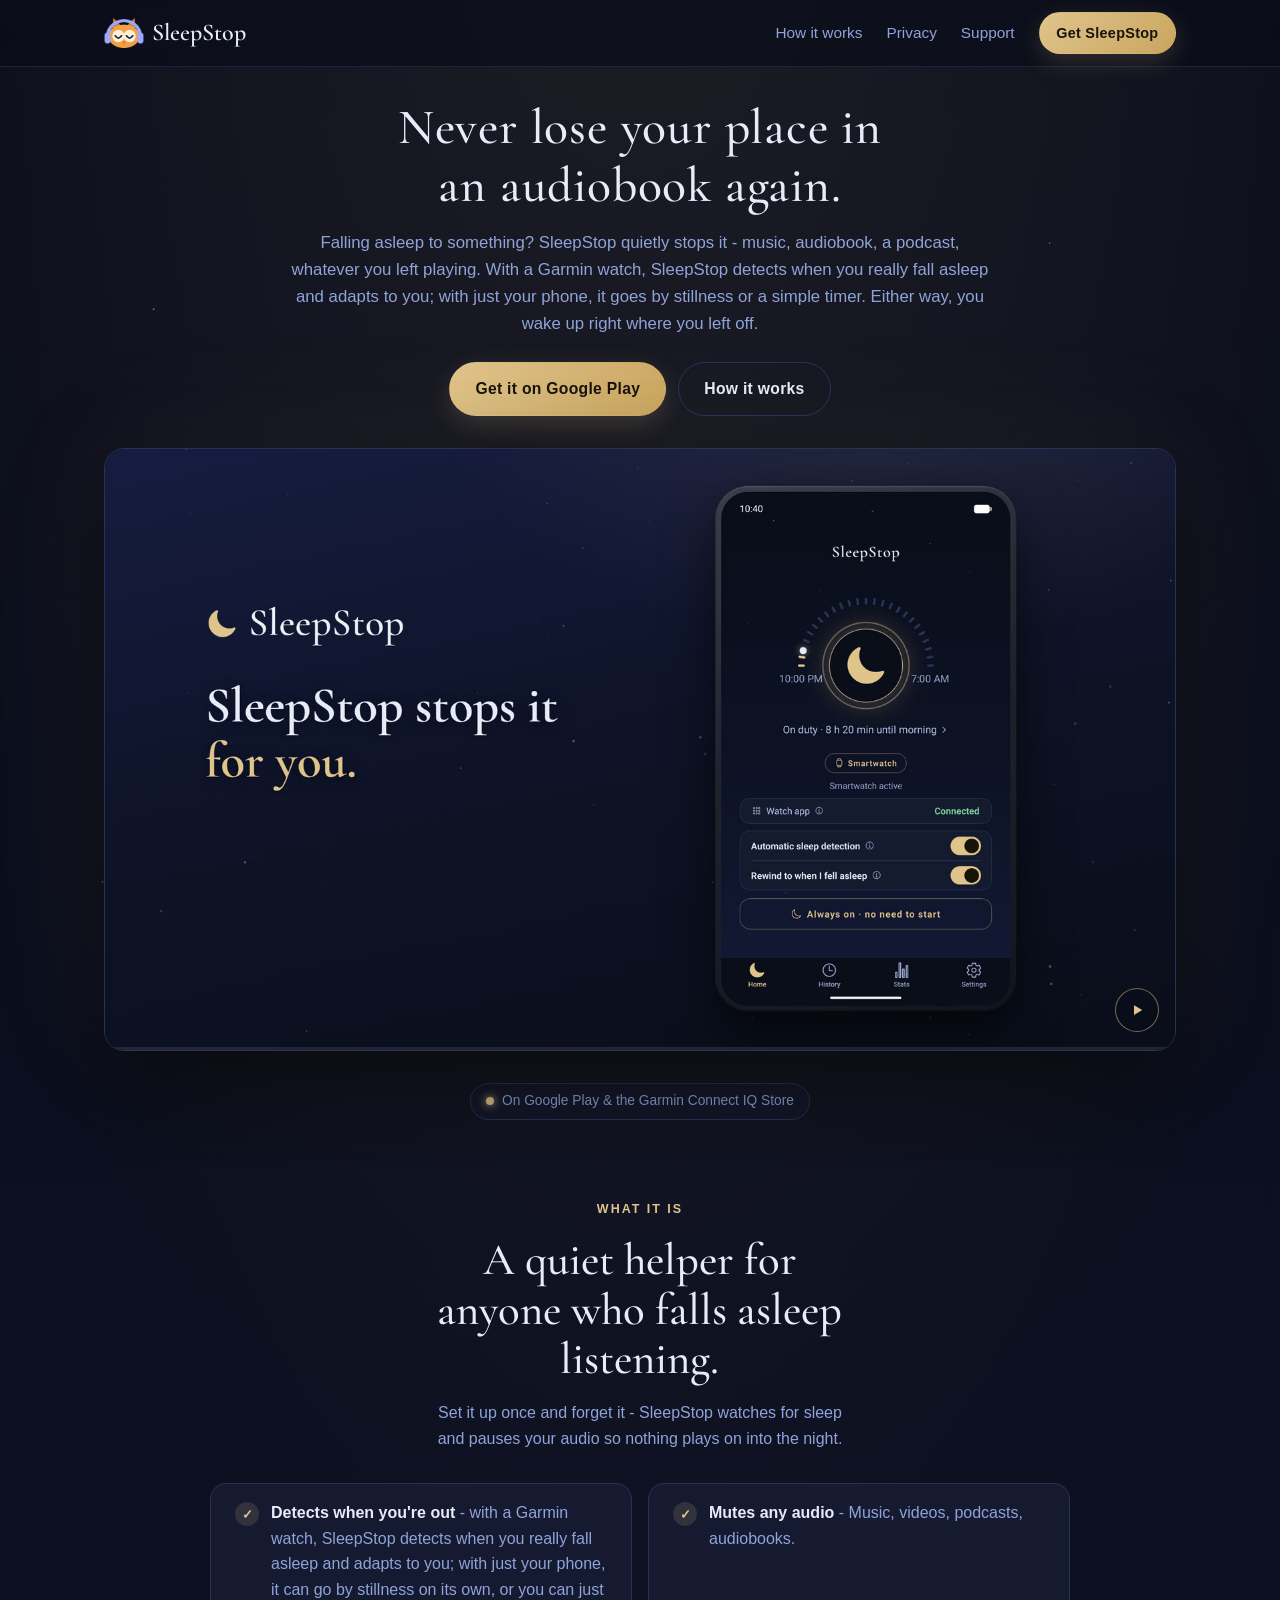
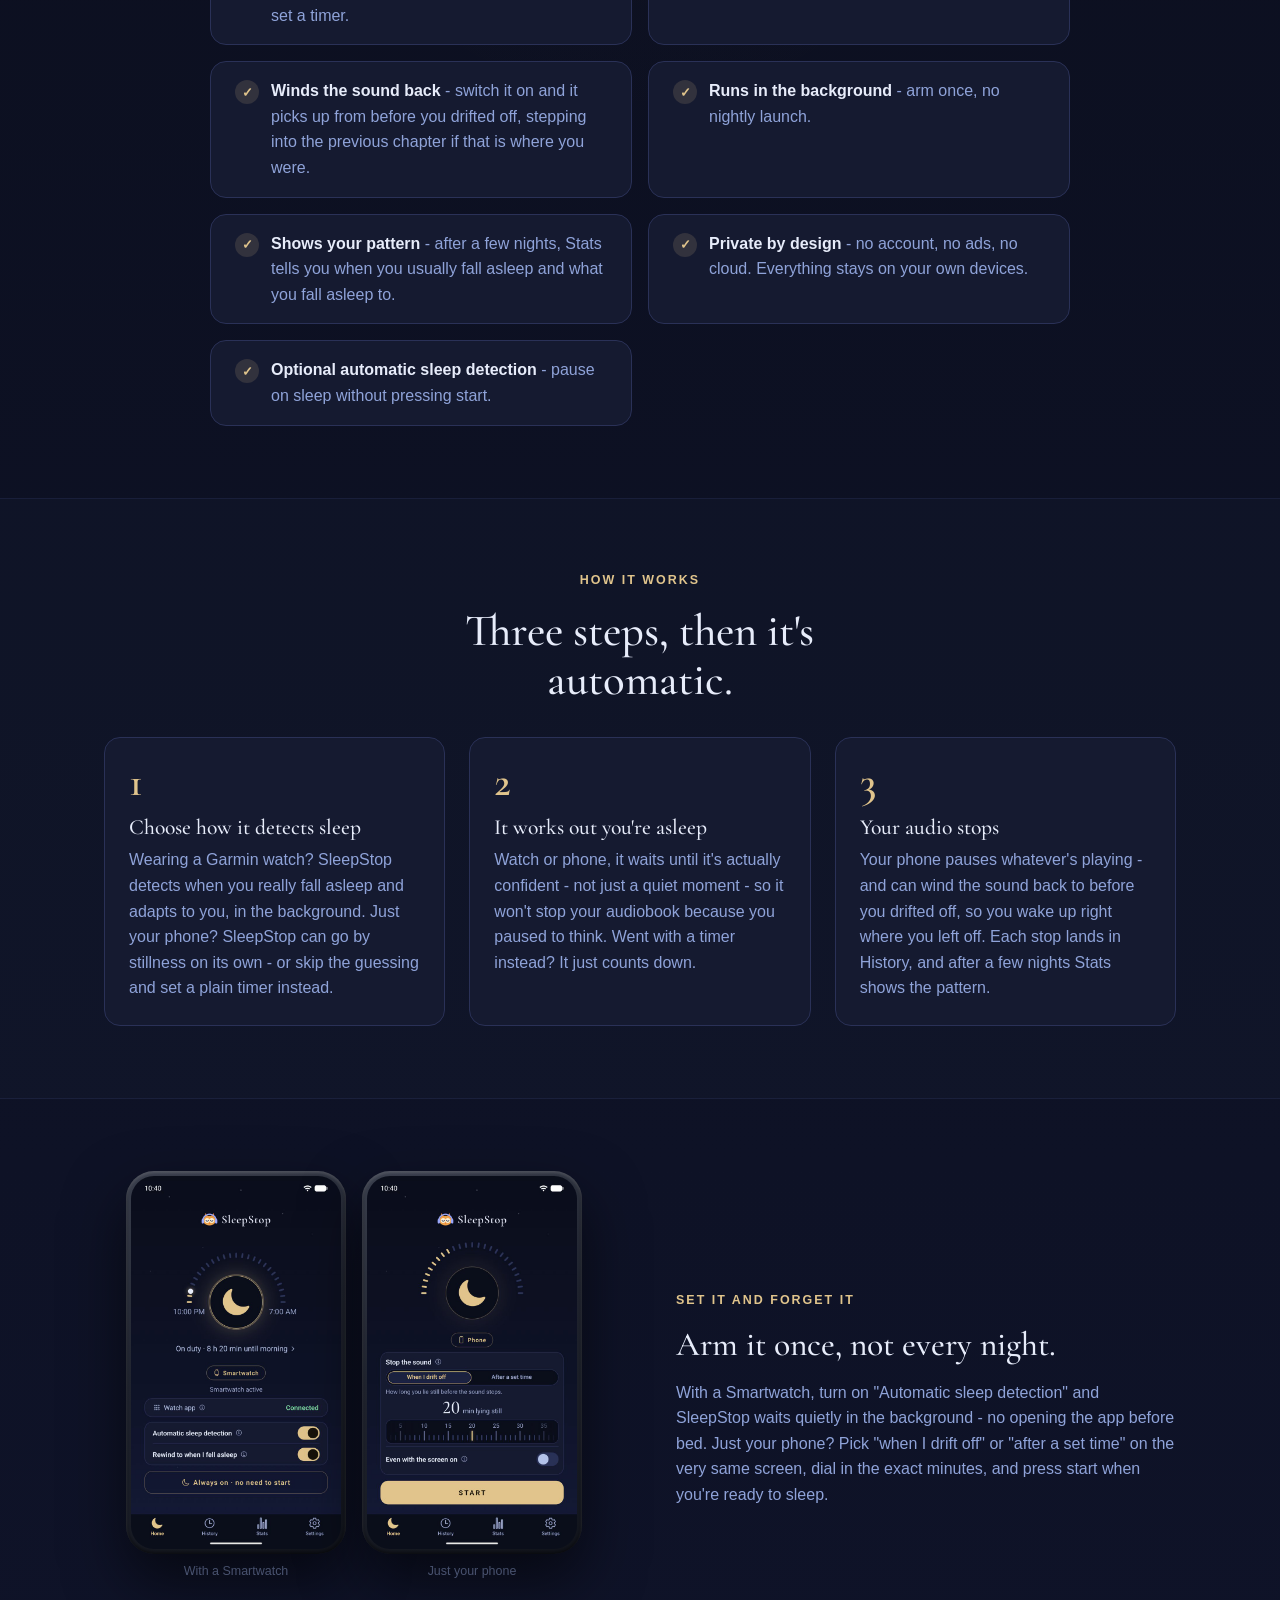
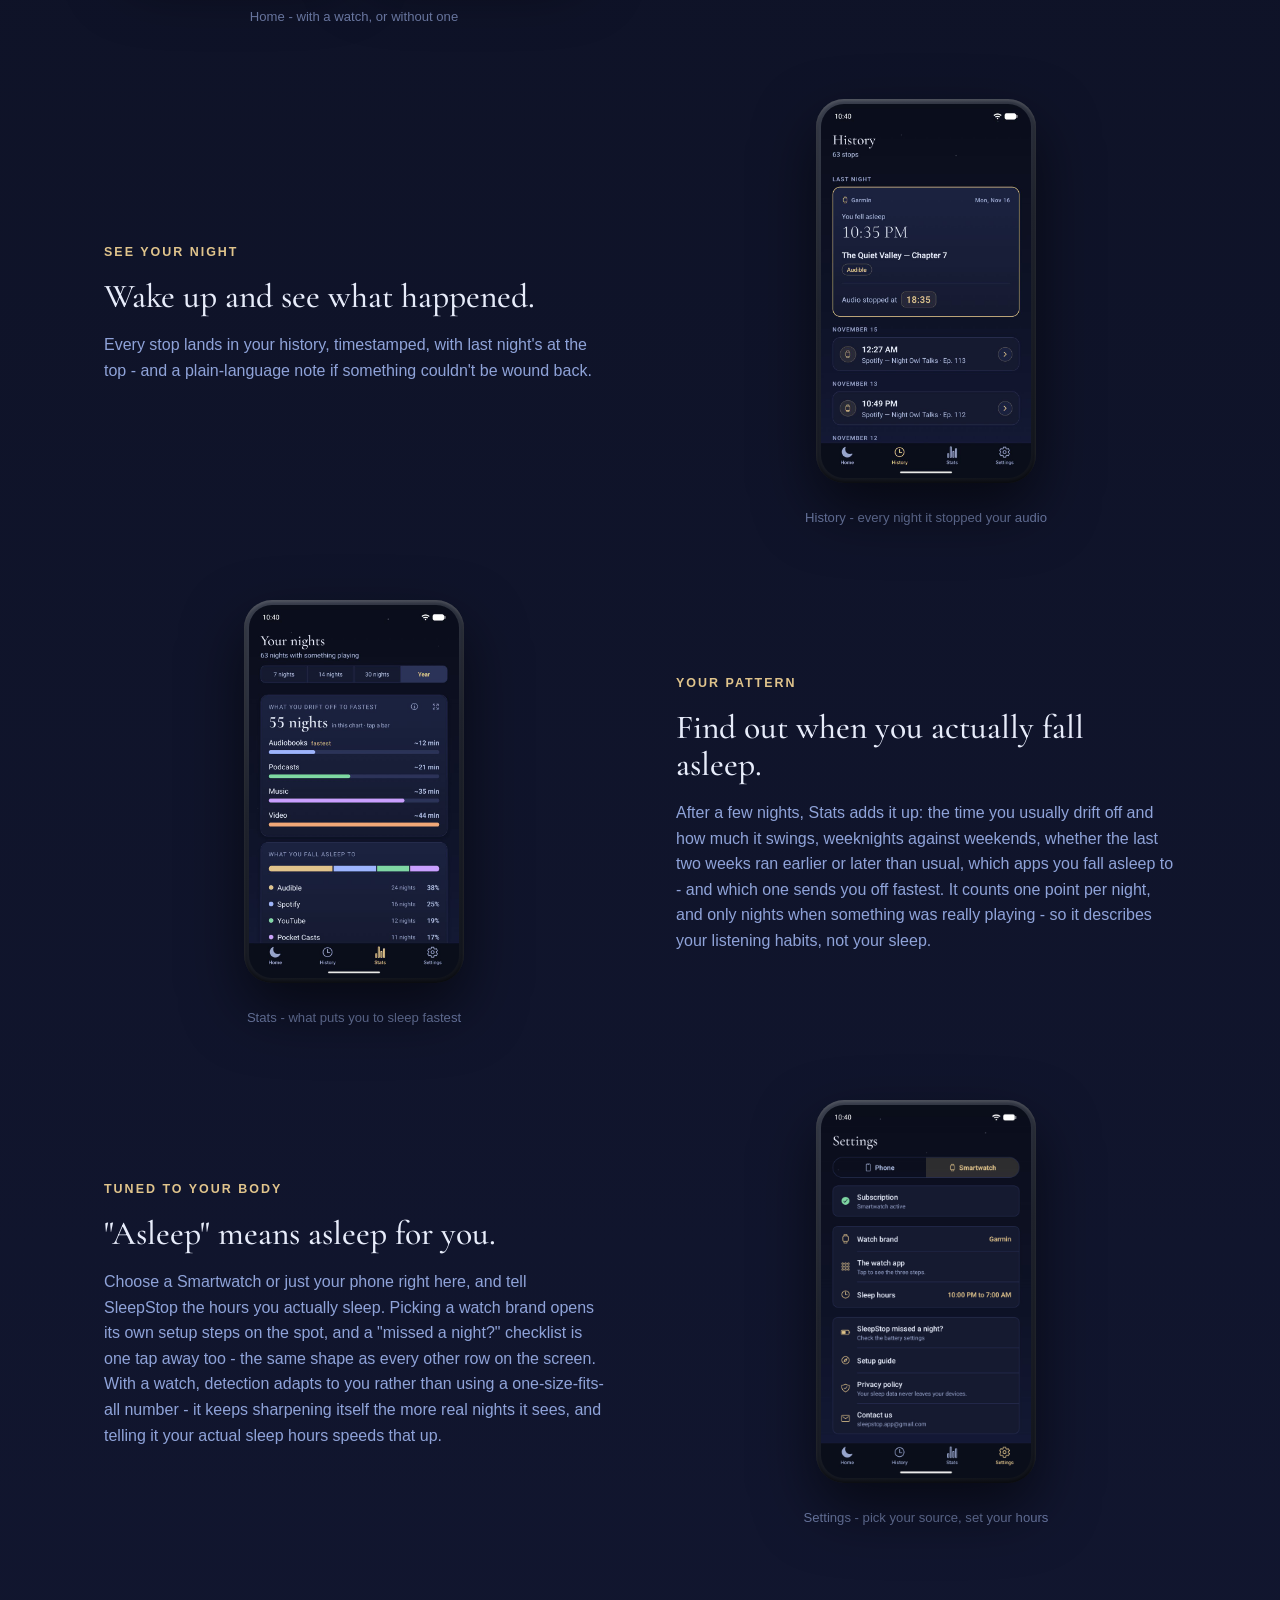
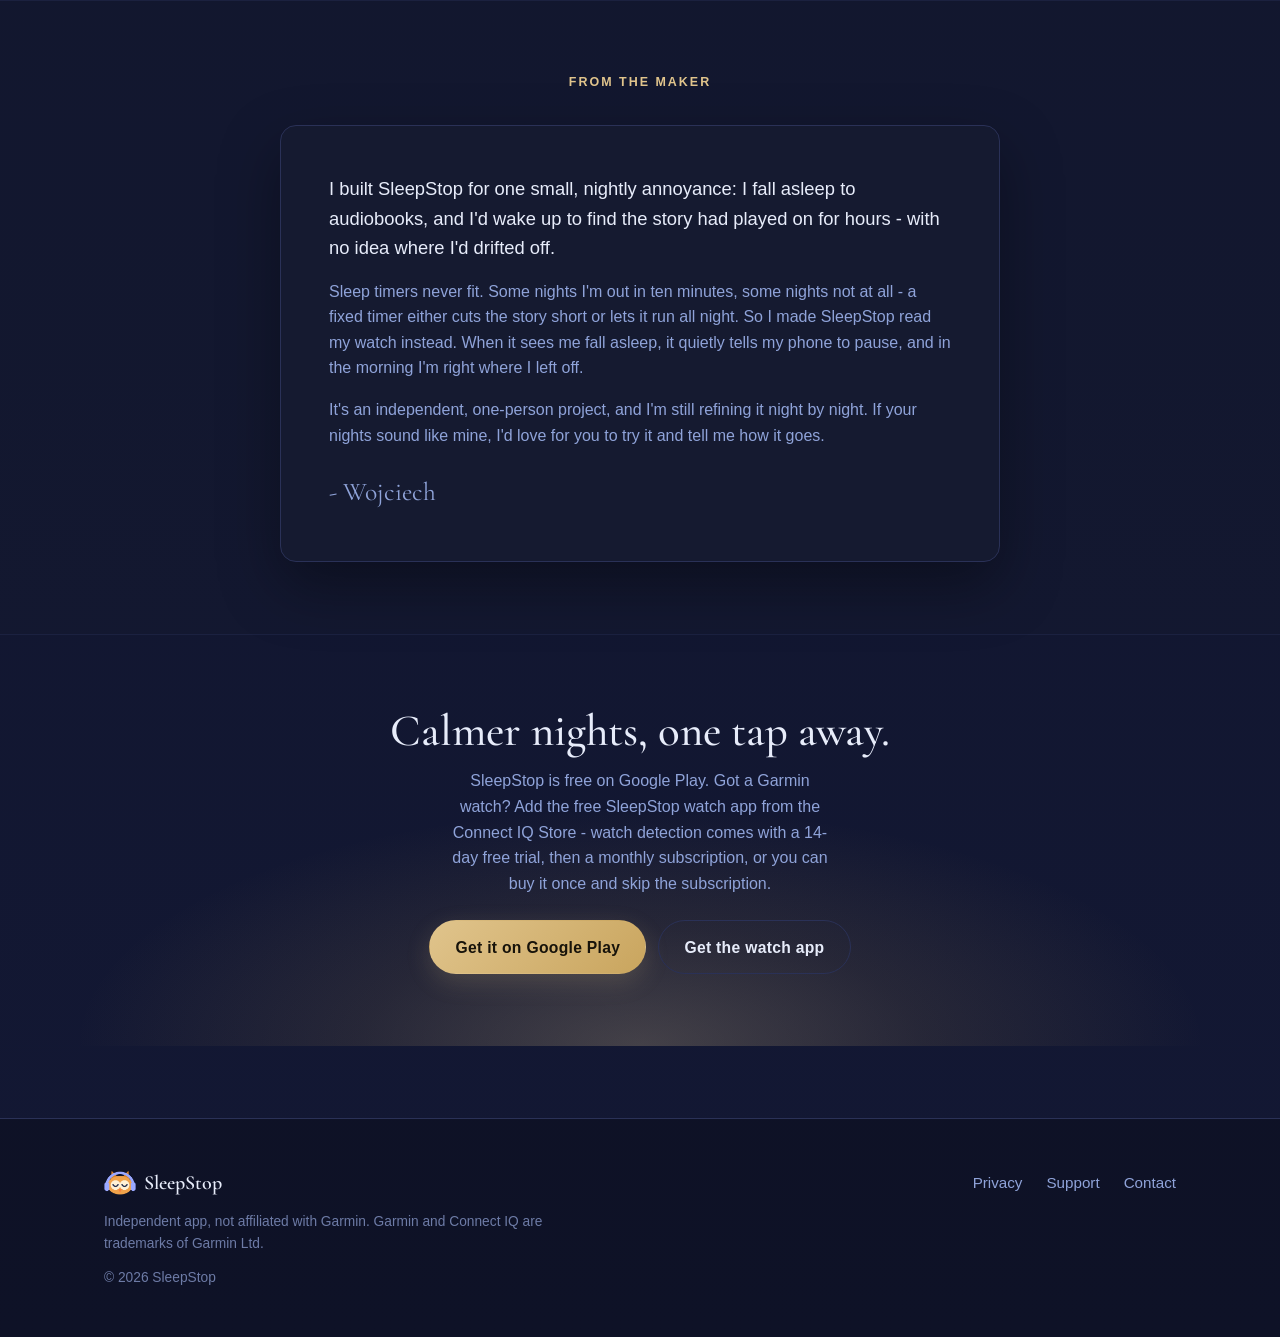
<file: index.html>
<!DOCTYPE html>
<html lang="en">
<head>
  <meta charset="UTF-8" />
  <meta name="viewport" content="width=device-width, initial-scale=1.0" />
  <title>SleepStop - never lose your place in an audiobook again</title>
  <meta name="description" content="SleepStop stops whatever's playing when you fall asleep - with a Garmin watch, or with your phone alone - so you wake up right where you left off." />
  <meta name="theme-color" content="#0a0d1a" />

  <!-- Social / link preview (Open Graph + Twitter). -->
  <meta property="og:type" content="website" />
  <meta property="og:site_name" content="SleepStop" />
  <meta property="og:url" content="https://sleepstop.site/" />
  <meta property="og:title" content="SleepStop - never lose your place in an audiobook again" />
  <meta property="og:description" content="SleepStop detects when you fall asleep - with a Garmin watch, or just your phone - and stops whatever's playing, so you wake up right where you left off." />
  <meta property="og:image" content="https://sleepstop.site/assets/og-cover.png" />
  <meta property="og:image:width" content="2400" />
  <meta property="og:image:height" content="1260" />
  <meta property="og:image:alt" content="SleepStop - a sleepy owl wearing headphones on a night-sky gradient." />
  <meta name="twitter:card" content="summary_large_image" />
  <meta name="twitter:title" content="SleepStop - never lose your place in an audiobook again" />
  <meta name="twitter:description" content="SleepStop detects when you fall asleep and stops your audio - with a Garmin watch, or just your phone." />
  <meta name="twitter:image" content="https://sleepstop.site/assets/og-cover.png" />

  <link rel="icon" type="image/png" href="assets/favicon-owl.png" />
  <link rel="apple-touch-icon" href="assets/apple-touch-icon.png" />

  <!-- Cormorant Garamond is self-hosted (@font-face at the top of styles.css, files in
       assets/fonts/). It came from Google Fonts until 2026-09-04, which sent every visitor's IP
       and User-Agent to Google on a page that promises nothing leaves your device. Do not
       reintroduce a fonts.googleapis.com link here; see the note in styles.css. -->

  <link rel="stylesheet" href="styles.css" />
</head>
<body>

  <a class="skip-link" href="#main">Skip to content</a>

  <!-- ==================== Shared nav ==================== -->
  <header class="site-nav">
    <div class="nav-inner">
      <a class="brand" href="./">
        <img class="brand-mark" src="assets/owl-mark.png" alt="" />
        <span class="brand-name">SleepStop</span>
      </a>
      <nav class="nav-links">
        <a class="nav-how" href="./#how-it-works">How it works</a>
        <a href="privacy.html">Privacy</a>
        <a href="support.html">Support</a>
        <a class="btn btn-primary btn-sm nav-cta" href="./#get">Get SleepStop</a>
      </nav>
    </div>
  </header>

  <main id="main">
    <!-- ==================== Hero ==================== -->
    <section class="hero">
      <div class="hero-stars" aria-hidden="true"></div>
      <div class="container hero-inner">
        <div class="hero-copy">
          <h1>Never lose your place in an audiobook again.</h1>
          <p class="hero-sub">
            Falling asleep to something? SleepStop quietly stops it - music,
            audiobook, a podcast, whatever you left playing. With a Garmin watch,
            SleepStop detects when you really fall asleep and adapts to
            you; with just your phone, it goes by stillness or a simple timer. Either way,
            you wake up right where you left off.
          </p>
          <div class="hero-cta">
            <a class="btn btn-primary" href="https://play.google.com/store/apps/details?id=app.sleepstop.ws">Get it on Google Play</a>
            <a class="btn btn-secondary" href="./#how-it-works">How it works</a>
          </div>
        </div>

        <!-- Product film (silent, captions are in the picture, 49.5 s loop). Starts muted when the hero is
             in view, pauses when it scrolls away; the button is the WCAG 2.2.2 pause control. Under
             prefers-reduced-motion it does not start by itself. JS picks the 1280 px file on small screens
             and only then starts loading; without JS the visitor sees the poster. -->
        <figure class="hero-film">
          <div class="film-frame">
            <video id="hero-film" muted loop playsinline preload="none" width="1920" height="1080"
                   poster="assets/sleepstop-film-poster.jpg"
                   aria-label="Silent product film with captions: you fall asleep to an audiobook that keeps playing. SleepStop stops it, with a Smartwatch or with the phone alone. The History screen shows when you fell asleep and where the audio stopped, and Stats show when you usually fall asleep and which app gets you there fastest.">
              Your browser can't play this video.
            </video>
            <button class="film-toggle" id="film-toggle" type="button" data-state="paused" aria-label="Play video">
              <svg class="i-pause" viewBox="0 0 24 24" aria-hidden="true"><path d="M7 5h3.5v14H7zM13.5 5H17v14h-3.5z"/></svg>
              <svg class="i-play" viewBox="0 0 24 24" aria-hidden="true"><path d="M8 5.5l11 6.5-11 6.5z"/></svg>
            </button>
            <div class="film-progress" aria-hidden="true"><span></span></div>
          </div>
        </figure>
        <div class="status-pill hero-pill">
          On Google Play &amp; the Garmin Connect IQ Store
        </div>
        <noscript><style>.film-toggle, .film-progress { display: none; }</style></noscript>
      </div>
    </section>

    <!-- ==================== What it is ==================== -->
    <section class="section">
      <div class="container">
        <div class="section-head">
          <p class="eyebrow">What it is</p>
          <h2>A quiet helper for anyone who falls asleep listening.</h2>
          <p>Set it up once and forget it - SleepStop watches for sleep and pauses your audio so nothing plays on into the night.</p>
        </div>
        <ul class="check-list">
          <li><span><strong>Detects when you're out</strong> - with a Garmin watch, SleepStop detects when you really fall asleep and adapts to you; with just your phone, it can go by stillness on its own, or you can just set a timer.</span></li>
          <li><span><strong>Mutes any audio</strong> - Music, videos, podcasts, audiobooks.</span></li>
          <li><span><strong>Winds the sound back</strong> - switch it on and it picks up from before you drifted off, stepping into the previous chapter if that is where you were.</span></li>
          <li><span><strong>Runs in the background</strong> - arm once, no nightly launch.</span></li>
          <li><span><strong>Shows your pattern</strong> - after a few nights, Stats tells you when you usually fall asleep and what you fall asleep to.</span></li>
          <li><span><strong>Private by design</strong> - no account, no ads, no cloud. Everything stays on your own devices.</span></li>
          <li><span><strong>Optional automatic sleep detection</strong> - pause on sleep without pressing start.</span></li>
        </ul>
      </div>
    </section>

    <!-- ==================== How it works ==================== -->
    <section class="section section-alt" id="how-it-works">
      <div class="container">
        <div class="section-head">
          <p class="eyebrow">How it works</p>
          <h2>Three steps, then it's automatic.</h2>
        </div>
        <div class="steps">
          <div class="step">
            <div class="step-num">1</div>
            <h3>Choose how it detects sleep</h3>
            <p>Wearing a Garmin watch? SleepStop detects when you really fall asleep and adapts to you, in the background. Just your phone? SleepStop can go by stillness on its own - or skip the guessing and set a plain timer instead.</p>
          </div>
          <div class="step">
            <div class="step-num">2</div>
            <h3>It works out you're asleep</h3>
            <p>Watch or phone, it waits until it's actually confident - not just a quiet moment - so it won't stop your audiobook because you paused to think. Went with a timer instead? It just counts down.</p>
          </div>
          <div class="step">
            <div class="step-num">3</div>
            <h3>Your audio stops</h3>
            <p>Your phone pauses whatever's playing - and can wind the sound back to before you drifted off, so you wake up right where you left off. Each stop lands in History, and after a few nights Stats shows the pattern.</p>
          </div>
        </div>
      </div>
    </section>

    <!-- ==================== Feature rows ====================
         Ordered like the app's own tabs (Home -> History -> Stats -> Settings), so the story
         on the page walks the same path a new user walks in the app. -->
    <section class="section">
      <div class="container features">
        <div class="feature-row">
          <div class="feature-media">
            <div class="phone-pair">
              <div class="phone-pair-item">
                <div class="phone-frame">
                  <img src="assets/phone-home.jpg" alt="SleepStop Home screen in Smartwatch mode: the sleepy owl logo, a dial counting down to morning, the watch app shown as Connected, and the Automatic sleep detection and Rewind to when I fell asleep toggles" />
                </div>
                <p class="pair-label">With a Smartwatch</p>
              </div>
              <div class="phone-pair-item">
                <div class="phone-frame">
                  <img src="assets/phone-home-phone.jpg" alt="SleepStop Home screen in phone-only mode: the sleepy owl logo, a choice between stopping when you drift off or after a set time, a ruler for how many minutes you lie still, and a START button" />
                </div>
                <p class="pair-label">Just your phone</p>
              </div>
            </div>
            <p class="feature-caption">Home - with a watch, or without one</p>
          </div>
          <div class="feature-text">
            <p class="eyebrow">Set it and forget it</p>
            <h3>Arm it once, not every night.</h3>
            <p>With a Smartwatch, turn on "Automatic sleep detection" and SleepStop waits quietly in the
              background - no opening the app before bed. Just your phone? Pick "when I
              drift off" or "after a set time" on the very same screen, dial in the exact
              minutes, and press start when you're ready to sleep.</p>
          </div>
        </div>

        <div class="feature-row">
          <div class="feature-media">
            <div class="phone-frame">
              <img src="assets/phone-history.jpg" alt="SleepStop History: last night's stop outlined in gold - when you fell asleep, the audiobook and chapter, and the time the audio stopped - above a list of earlier nights." />
            </div>
            <p class="feature-caption">History - every night it stopped your audio</p>
          </div>
          <div class="feature-text">
            <p class="eyebrow">See your night</p>
            <h3>Wake up and see what happened.</h3>
            <p>Every stop lands in your history, timestamped, with last night's at the top -
              and a plain-language note if something couldn't be wound back.</p>
          </div>
        </div>

        <div class="feature-row">
          <div class="feature-media">
            <div class="phone-frame">
              <img src="assets/phone-stats.jpg" alt="SleepStop Stats screen: the minutes it takes you to drift off to audiobooks, podcasts, music and video, and which apps you fall asleep to - for example Audible, Spotify and YouTube" />
            </div>
            <p class="feature-caption">Stats - what puts you to sleep fastest</p>
          </div>
          <div class="feature-text">
            <p class="eyebrow">Your pattern</p>
            <h3>Find out when you actually fall asleep.</h3>
            <p>After a few nights, Stats adds it up: the time you usually drift off and
              how much it swings, weeknights against weekends, whether the last two weeks
              ran earlier or later than usual, which apps you fall asleep to - and which
              one sends you off fastest. It counts one point per night, and
              only nights when something was really playing - so it describes your
              listening habits, not your sleep.</p>
          </div>
        </div>

        <div class="feature-row">
          <div class="feature-media">
            <div class="phone-frame">
              <img src="assets/phone-settings.jpg" alt="SleepStop Settings screen: a phone-or-watch source picker, the watch-mode status, then grouped rows for your watch brand, its setup steps and your sleep hours, and help, privacy and contact" />
            </div>
            <p class="feature-caption">Settings - pick your source, set your hours</p>
          </div>
          <div class="feature-text">
            <p class="eyebrow">Tuned to your body</p>
            <h3>"Asleep" means asleep for you.</h3>
            <p>Choose a Smartwatch or just your phone right here, and tell SleepStop
              the hours you actually sleep. Picking a watch brand opens its own setup steps
              on the spot, and a "missed a night?" checklist is one tap away too - the same
              shape as every other row on the screen. With a watch, detection adapts to
              you rather than using a one-size-fits-all number - it keeps
              sharpening itself the more real nights it sees, and telling it your actual
              sleep hours speeds that up.</p>
          </div>
        </div>
      </div>
    </section>

    <!-- ==================== Founder memo ==================== -->
    <section class="section section-alt">
      <div class="container">
        <div class="section-head">
          <p class="eyebrow">From the maker</p>
        </div>
        <div class="memo-card">
          <p class="memo-lead">I built SleepStop for one small, nightly annoyance: I fall
            asleep to audiobooks, and I'd wake up to find the story had played on for
            hours - with no idea where I'd drifted off.</p>
          <p>Sleep timers never fit. Some nights I'm out in ten minutes, some nights not
            at all - a fixed timer either cuts the story short or lets it run all night.
            So I made SleepStop read my watch instead. When it sees me fall asleep, it
            quietly tells my phone to pause, and in the morning I'm right where I left
            off.</p>
          <p>It's an independent, one-person project, and I'm still refining it night by
            night. If your nights sound like mine, I'd love for you to try it and tell me
            how it goes.</p>
          <p class="memo-sign">- Wojciech</p>
        </div>
      </div>
    </section>

    <!-- ==================== Final CTA (dawn) ==================== -->
    <section class="cta-final" id="get">
      <div class="container">
        <h2>Calmer nights, one tap away.</h2>
        <p>SleepStop is free on Google Play. Got a Garmin watch? Add the free SleepStop
          watch app from the Connect IQ Store - watch detection comes with a 14-day free
          trial, then a monthly subscription, or you can buy it once and skip the
          subscription.</p>
        <div class="cta-buttons">
          <a class="btn btn-primary" href="https://play.google.com/store/apps/details?id=app.sleepstop.ws">Get it on Google Play</a>
          <a class="btn btn-secondary" href="https://apps.garmin.com/apps/57247def-3a3c-4caf-bb72-bbf6363b6054">Get the watch app</a>
        </div>
      </div>
    </section>

  </main>

  <!-- ==================== Shared footer ==================== -->
  <footer class="site-footer">
    <div class="footer-inner">
      <div class="footer-top">
        <a class="footer-brand" href="./">
          <img src="assets/owl-mark.png" alt="" />
          <span>SleepStop</span>
        </a>
        <nav class="footer-links">
          <a href="privacy.html">Privacy</a>
          <a href="support.html">Support</a>
          <a href="support.html#contact">Contact</a>
        </nav>
      </div>
      <p class="footer-fine">
        Independent app, not affiliated with Garmin. Garmin and Connect IQ are
        trademarks of Garmin Ltd.
      </p>
      <p class="footer-copy">© 2026 SleepStop</p>
    </div>
  </footer>

  <script>
    /* Hero film: muted autoplay while in view, a pause/play button, no autostart for reduced motion.
       Plain JS, no libraries, nothing is sent anywhere. */
    (function () {
      var v = document.getElementById('hero-film');
      var btn = document.getElementById('film-toggle');
      if (!v || !btn) return;
      var bar = v.parentNode.querySelector('.film-progress span');
      var reduce = window.matchMedia('(prefers-reduced-motion: reduce)').matches;
      var narrow = window.matchMedia('(max-width: 700px)').matches;
      var userPaused = false, last = 0;

      function label(playing) {
        btn.setAttribute('aria-label', playing ? 'Pause video' : 'Play video');
        btn.setAttribute('data-state', playing ? 'playing' : 'paused');
      }
      function play() {
        var p = v.play();
        if (p && p.catch) p.catch(function () { label(false); });
      }

      v.muted = true;
      v.loop = !reduce;
      v.preload = 'auto';
      v.src = narrow ? 'assets/sleepstop-film-1280.mp4' : 'assets/sleepstop-film.mp4';
      v.addEventListener('play', function () { label(true); });
      v.addEventListener('pause', function () { label(false); });
      v.addEventListener('timeupdate', function () {
        if (!bar || !v.duration) return;
        var r = v.currentTime / v.duration;
        bar.style.transition = r < last ? 'none' : '';
        bar.style.transform = 'scaleX(' + r + ')';
        last = r;
      });
      btn.addEventListener('click', function () {
        if (v.paused) { userPaused = false; play(); } else { userPaused = true; v.pause(); }
      });

      if (reduce) return;
      if ('IntersectionObserver' in window) {
        new IntersectionObserver(function (es) {
          if (es[0].isIntersecting) { if (!userPaused) play(); } else { v.pause(); }
        }, { threshold: 0.25 }).observe(v);
      } else {
        play();
      }
    })();
  </script>
</body>
</html>
</file>
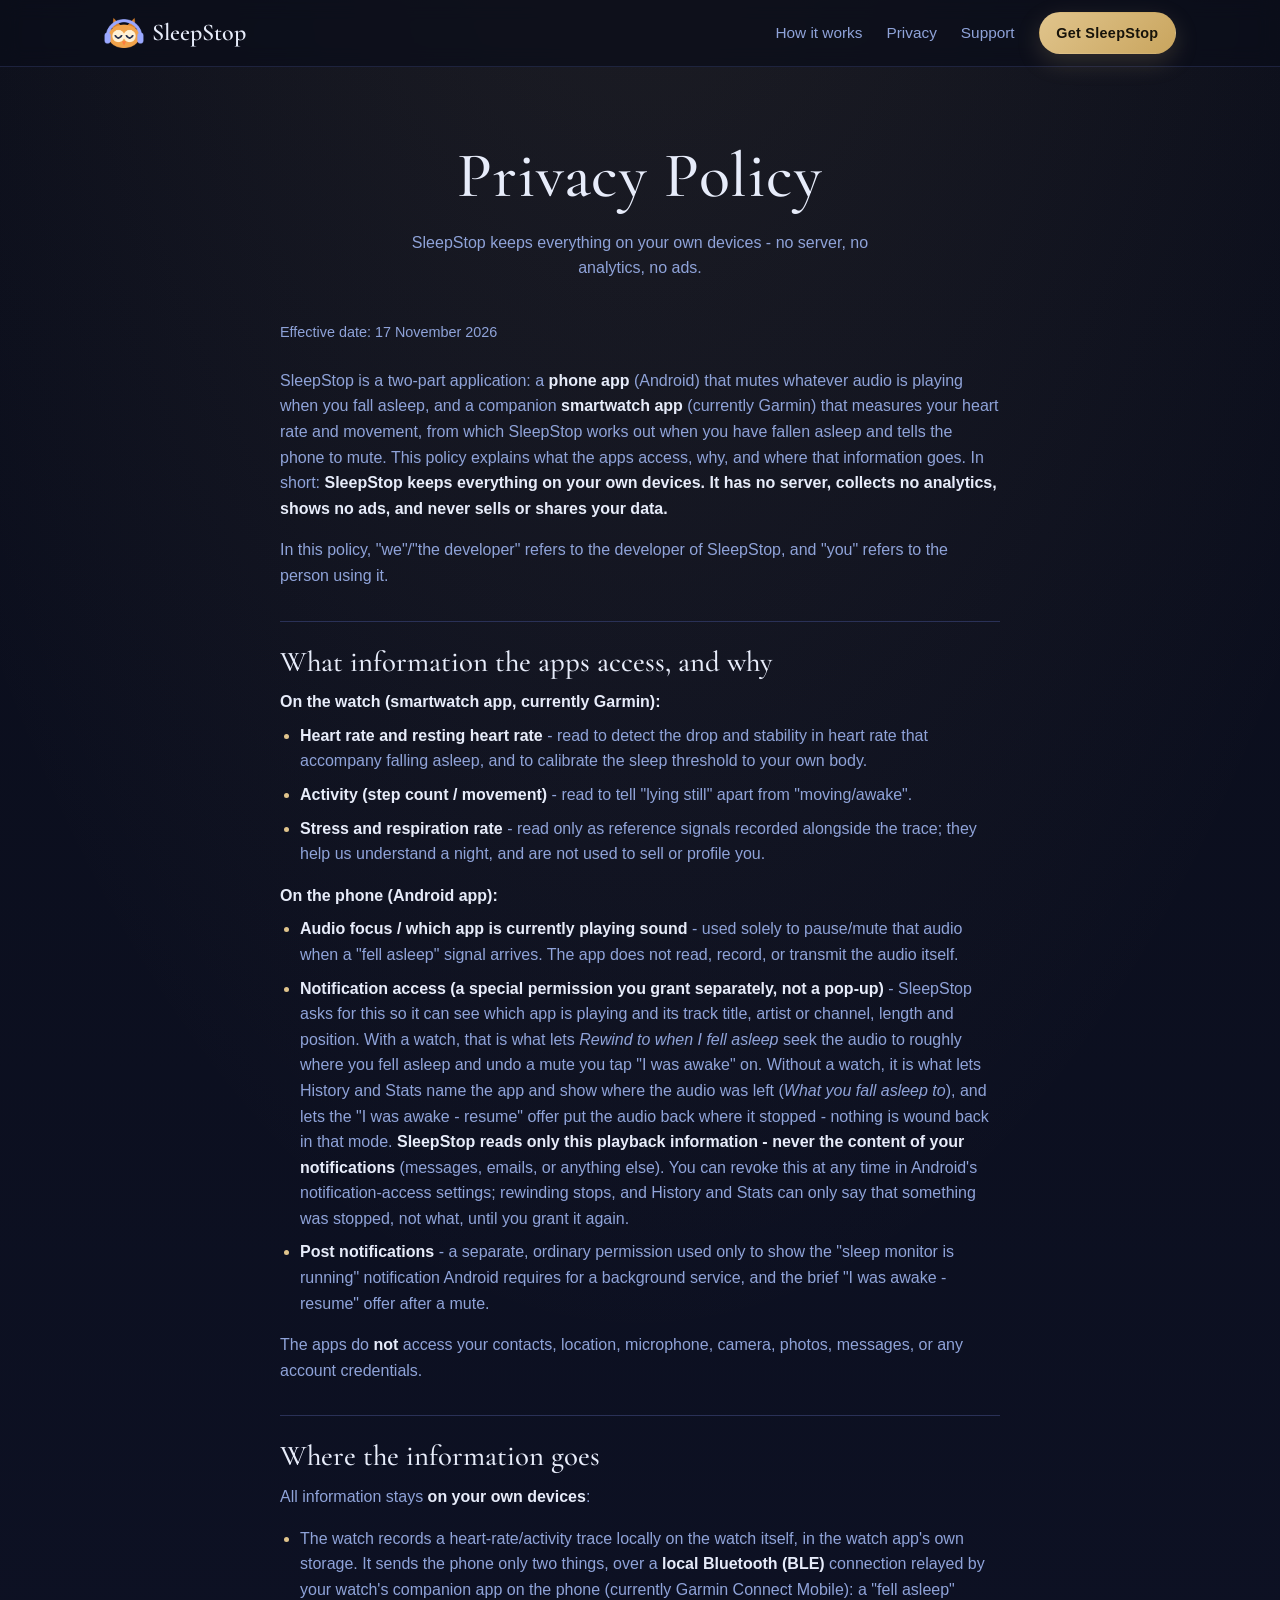
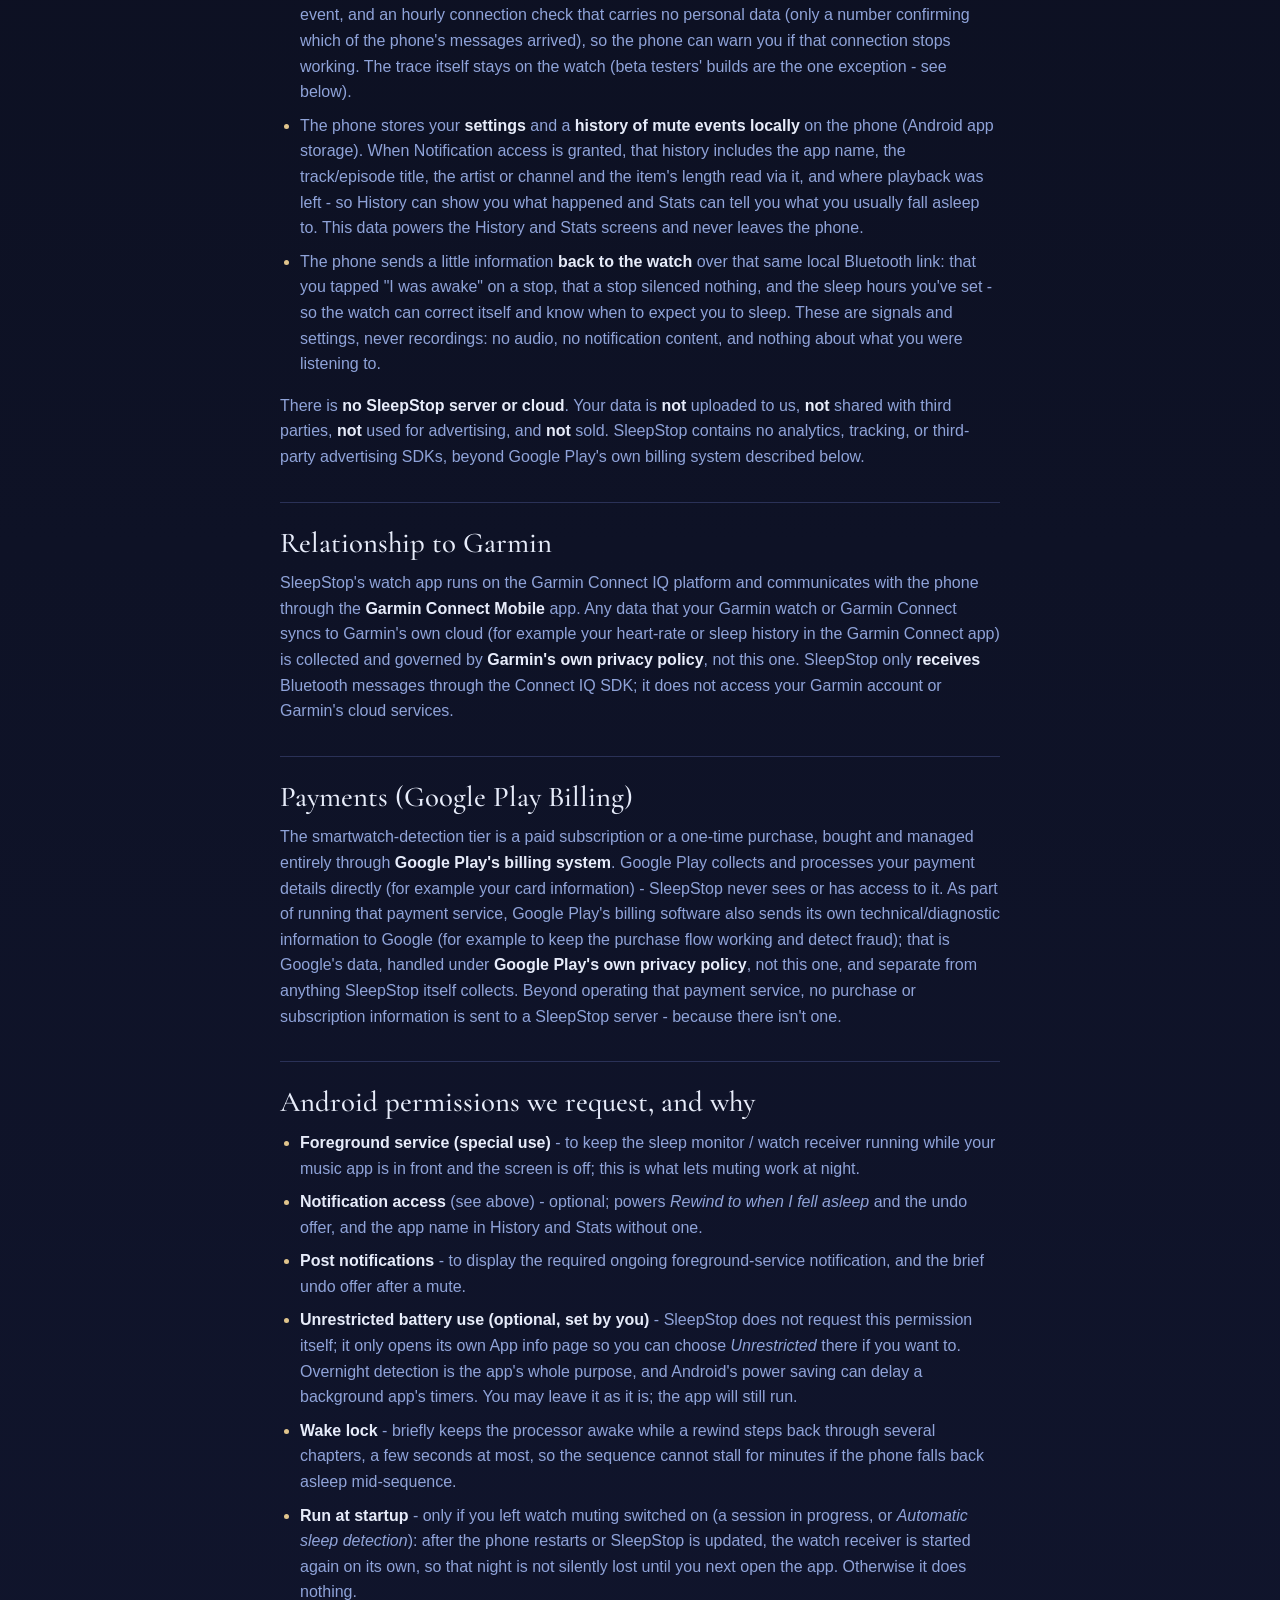
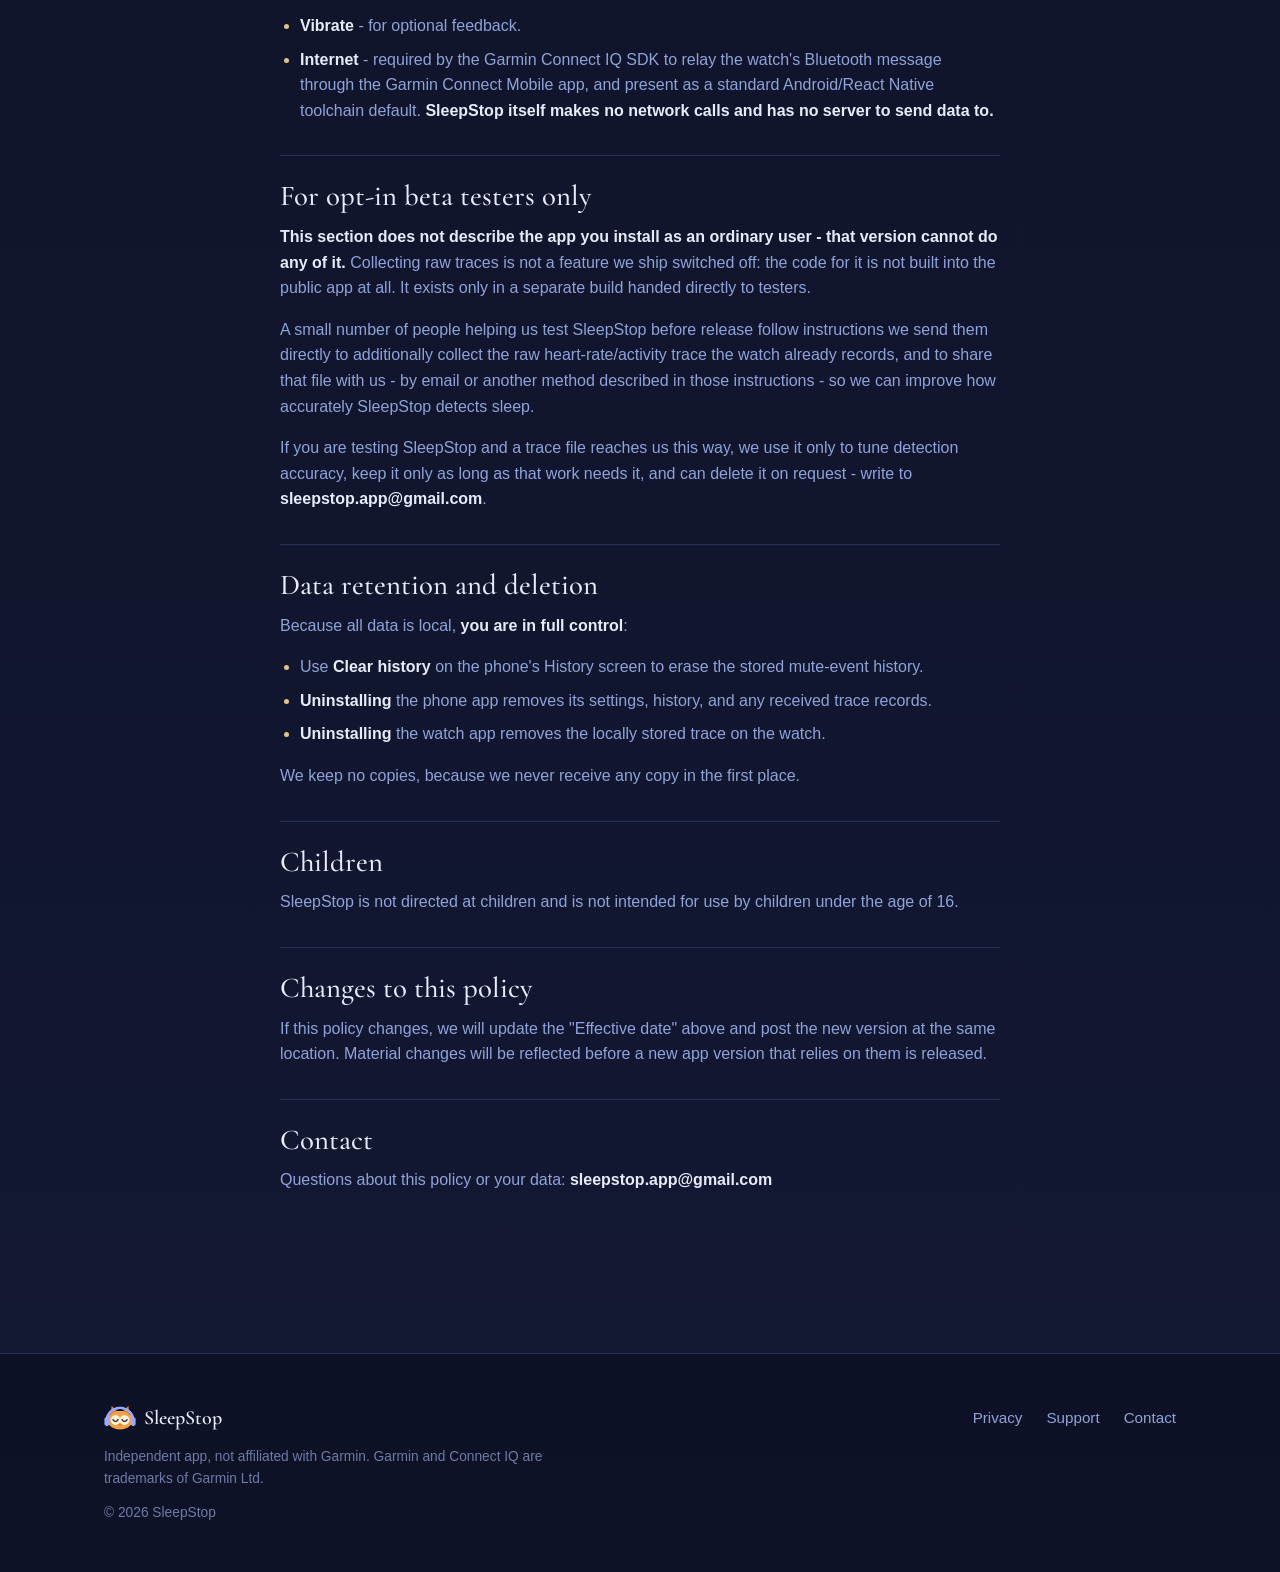
<file: privacy.html>
<!DOCTYPE html>
<html lang="en">
<head>
  <meta charset="UTF-8" />
  <meta name="viewport" content="width=device-width, initial-scale=1.0" />
  <title>Privacy Policy - SleepStop</title>
  <meta name="description" content="SleepStop keeps everything on your own devices: no server, no analytics, no ads. Read the full privacy policy." />
  <meta name="theme-color" content="#0a0d1a" />

  <!-- Social / link preview (Open Graph + Twitter). -->
  <meta property="og:type" content="website" />
  <meta property="og:site_name" content="SleepStop" />
  <meta property="og:url" content="https://sleepstop.site/privacy.html" />
  <meta property="og:title" content="Privacy Policy - SleepStop" />
  <meta property="og:description" content="SleepStop keeps everything on your own devices: no server, no analytics, no ads." />
  <meta property="og:image" content="https://sleepstop.site/assets/og-cover.png" />
  <meta property="og:image:width" content="2400" />
  <meta property="og:image:height" content="1260" />
  <meta property="og:image:alt" content="SleepStop - a sleepy owl wearing headphones on a night-sky gradient." />
  <meta name="twitter:card" content="summary_large_image" />
  <meta name="twitter:title" content="Privacy Policy - SleepStop" />
  <meta name="twitter:description" content="SleepStop keeps everything on your own devices: no server, no analytics, no ads." />
  <meta name="twitter:image" content="https://sleepstop.site/assets/og-cover.png" />

  <link rel="icon" type="image/png" href="assets/favicon-owl.png" />
  <link rel="apple-touch-icon" href="assets/apple-touch-icon.png" />

  <!-- Cormorant Garamond is self-hosted (@font-face at the top of styles.css, files in
       assets/fonts/). It came from Google Fonts until 2026-09-04 — on THIS page above all, which
       tells the reader nothing leaves their device while quietly handing Google their IP address.
       Do not reintroduce a fonts.googleapis.com link here; see the note in styles.css. -->

  <link rel="stylesheet" href="styles.css" />
</head>
<body>

  <a class="skip-link" href="#main">Skip to content</a>

  <!-- ==================== Shared nav ==================== -->
  <header class="site-nav">
    <div class="nav-inner">
      <a class="brand" href="./">
        <img class="brand-mark" src="assets/owl-mark.png" alt="" />
        <span class="brand-name">SleepStop</span>
      </a>
      <nav class="nav-links">
        <a class="nav-how" href="./#how-it-works">How it works</a>
        <a href="privacy.html">Privacy</a>
        <a href="support.html">Support</a>
        <a class="btn btn-primary btn-sm nav-cta" href="./#get">Get SleepStop</a>
      </nav>
    </div>
  </header>

  <main id="main">
    <header class="page-header container">
      <h1>Privacy Policy</h1>
      <p>SleepStop keeps everything on your own devices - no server, no analytics, no ads.</p>
    </header>

    <section class="page-body">
      <div class="container">
        <article class="prose">
          <p class="effective-date">Effective date: 17 November 2026</p>

          <p>SleepStop is a two-part application: a <strong>phone app</strong> (Android) that
            mutes whatever audio is playing when you fall asleep, and a companion
            <strong>smartwatch app</strong> (currently Garmin) that measures your heart rate and
            movement, from which SleepStop works out when you have fallen asleep and tells the
            phone to mute. This policy explains what the apps access, why,
            and where that information goes. In short: <strong>SleepStop keeps everything on
            your own devices. It has no server, collects no analytics, shows no ads, and never
            sells or shares your data.</strong></p>

          <p>In this policy, "we"/"the developer" refers to the developer of SleepStop, and
            "you" refers to the person using it.</p>

          <h2>What information the apps access, and why</h2>
          <p class="prose-label"><strong>On the watch (smartwatch app, currently Garmin):</strong></p>
          <ul>
            <li><strong>Heart rate and resting heart rate</strong> - read to detect the drop
              and stability in heart rate that accompany falling asleep, and to calibrate the
              sleep threshold to your own body.</li>
            <li><strong>Activity (step count / movement)</strong> - read to tell "lying still"
              apart from "moving/awake".</li>
            <li><strong>Stress and respiration rate</strong> - read only as reference signals
              recorded alongside the trace; they help us understand a night, and are not used
              to sell or profile you.</li>
          </ul>
          <p class="prose-label"><strong>On the phone (Android app):</strong></p>
          <ul>
            <li><strong>Audio focus / which app is currently playing sound</strong> - used
              solely to pause/mute that audio when a "fell asleep" signal arrives. The app does
              not read, record, or transmit the audio itself.</li>
            <li><strong>Notification access (a special permission you grant separately, not a
              pop-up)</strong> - SleepStop asks for this so it can see which app is playing and its
              track title, artist or channel, length and position. With a watch, that is what lets <em>Rewind to when I fell asleep</em>
              seek the audio to roughly where you fell asleep and undo a mute you tap "I was
              awake" on. Without a watch, it is what lets History and Stats name the app and
              show where the audio was left (<em>What you fall asleep to</em>), and lets the "I was
              awake - resume" offer put the audio back where it stopped - nothing is wound
              back in that mode. <strong>SleepStop reads only this playback information - never
              the content of your notifications</strong> (messages, emails, or anything else). You
              can revoke this at any time in Android's notification-access settings; rewinding stops,
              and History and Stats can only say that something was stopped, not what, until
              you grant it again.</li>
            <li><strong>Post notifications</strong> - a separate, ordinary permission used only
              to show the "sleep monitor is running" notification Android requires for a
              background service, and the brief "I was awake - resume" offer after a mute.</li>
          </ul>
          <p>The apps do <strong>not</strong> access your contacts, location, microphone,
            camera, photos, messages, or any account credentials.</p>

          <h2>Where the information goes</h2>
          <p>All information stays <strong>on your own devices</strong>:</p>
          <ul>
            <li>The watch records a heart-rate/activity trace locally on the watch itself, in the
              watch app's own storage. It sends the phone only two things, over a <strong>local
              Bluetooth (BLE)</strong> connection relayed by your watch's companion app on the phone
              (currently Garmin Connect Mobile): a "fell asleep" event, and an hourly connection
              check that carries no personal data (only a number confirming which of the phone's messages
              arrived), so the phone can warn you if that connection stops
              working. The trace itself stays on the watch (beta testers' builds are the one
              exception - see below).</li>
            <li>The phone stores your <strong>settings</strong> and a <strong>history of mute
              events</strong> <strong>locally</strong> on the phone (Android app storage). When
              Notification access is granted, that history includes the app name,
              the track/episode title, the artist or channel and the item's length read via it, and where playback was left - so History can
              show you what happened and Stats can tell you what you usually fall asleep to. This
              data powers the History and Stats screens and never leaves the phone.</li>
            <li>The phone sends a little information <strong>back to the watch</strong> over that
              same local Bluetooth link: that you tapped "I was awake" on a stop, that a stop
              silenced nothing, and the sleep hours you've set - so the watch can
              correct itself and know when to expect you to sleep. These are signals and
              settings, never recordings: no audio, no notification content, and nothing about
              what you were listening to.</li>
          </ul>
          <p>There is <strong>no SleepStop server or cloud</strong>. Your data is
            <strong>not</strong> uploaded to us, <strong>not</strong> shared with third parties,
            <strong>not</strong> used for advertising, and <strong>not</strong> sold. SleepStop
            contains no analytics, tracking, or third-party advertising SDKs, beyond Google Play's
            own billing system described below.</p>

          <h2>Relationship to Garmin</h2>
          <p>SleepStop's watch app runs on the Garmin Connect IQ platform and communicates with
            the phone through the <strong>Garmin Connect Mobile</strong> app. Any data that your
            Garmin watch or Garmin Connect syncs to Garmin's own cloud (for example your
            heart-rate or sleep history in the Garmin Connect app) is collected and governed by
            <strong>Garmin's own privacy policy</strong>, not this one. SleepStop only
            <strong>receives</strong> Bluetooth messages through the Connect IQ SDK; it does not
            access your Garmin account or Garmin's cloud services.</p>

          <h2>Payments (Google Play Billing)</h2>
          <p>The smartwatch-detection tier is a paid subscription or a one-time purchase, bought and managed entirely
            through <strong>Google Play's billing system</strong>. Google Play collects and
            processes your payment details directly (for example your card information) -
            SleepStop never sees or has access to it. As part of running that payment service,
            Google Play's billing software also sends its own technical/diagnostic information to
            Google (for example to keep the purchase flow working and detect fraud); that is
            Google's data, handled under <strong>Google Play's own privacy policy</strong>, not
            this one, and separate from anything SleepStop itself collects. Beyond operating that
            payment service, no purchase or subscription information is sent to a SleepStop
            server - because there isn't one.</p>

          <h2>Android permissions we request, and why</h2>
          <ul>
            <li><strong>Foreground service (special use)</strong> - to keep the sleep monitor /
              watch receiver running while your music app is in front and the screen is off;
              this is what lets muting work at night.</li>
            <li><strong>Notification access</strong> (see above) - optional; powers
              <em>Rewind to when I fell asleep</em> and the undo offer, and the app name in
              History and Stats without one.</li>
            <li><strong>Post notifications</strong> - to display the required ongoing
              foreground-service notification, and the brief undo offer after a mute.</li>
            <li><strong>Unrestricted battery use (optional, set by you)</strong> - SleepStop does
              not request this permission itself; it only opens its own App info page so you can
              choose <em>Unrestricted</em> there if you want to. Overnight detection is the app's
              whole purpose, and Android's power saving can delay a background app's timers. You
              may leave it as it is; the app will still run.</li>
            <li><strong>Wake lock</strong> - briefly keeps the processor awake while a rewind
              steps back through several chapters, a few seconds at most, so the sequence
              cannot stall for minutes if the phone falls back asleep mid-sequence.</li>
            <li><strong>Run at startup</strong> - only if you left watch muting switched on (a session
              in progress, or <em>Automatic sleep detection</em>): after the phone restarts or SleepStop is
              updated, the watch receiver is started again on its own, so that night is not
              silently lost until you next open the app. Otherwise it does nothing.</li>
            <li><strong>Vibrate</strong> - for optional feedback.</li>
            <li><strong>Internet</strong> - required by the Garmin Connect IQ SDK to relay the
              watch's Bluetooth message through the Garmin Connect Mobile app, and present as a
              standard Android/React Native toolchain default. <strong>SleepStop itself makes no
              network calls and has no server to send data to.</strong></li>
          </ul>

          <h2>For opt-in beta testers only</h2>
          <p><strong>This section does not describe the app you install as an ordinary user -
            that version cannot do any of it.</strong> Collecting raw traces is not a feature we
            ship switched off: the code for it is not built into the public app at all. It exists
            only in a separate build handed directly to testers.</p>
          <p>A small number of people helping us test SleepStop before release follow instructions
            we send them directly to additionally collect the raw heart-rate/activity trace the
            watch already records, and to share that file with us - by email or another method
            described in those instructions - so we can improve how accurately SleepStop detects
            sleep.</p>
          <p>If you are testing SleepStop and a trace file reaches us this way, we use it only to
            tune detection accuracy, keep it only as long as that work needs it, and can delete
            it on request - write to <strong>sleepstop.app@gmail.com</strong>.</p>

          <h2>Data retention and deletion</h2>
          <p>Because all data is local, <strong>you are in full control</strong>:</p>
          <ul>
            <li>Use <strong>Clear history</strong> on the phone's History screen to erase the
              stored mute-event history.</li>
            <li><strong>Uninstalling</strong> the phone app removes its settings, history, and
              any received trace records.</li>
            <li><strong>Uninstalling</strong> the watch app removes the locally stored trace on
              the watch.</li>
          </ul>
          <p>We keep no copies, because we never receive any copy in the first place.</p>

          <h2>Children</h2>
          <p>SleepStop is not directed at children and is not intended for use by children under
            the age of 16.</p>

          <h2>Changes to this policy</h2>
          <p>If this policy changes, we will update the "Effective date" above and post the new
            version at the same location. Material changes will be reflected before a new app
            version that relies on them is released.</p>

          <h2>Contact</h2>
          <p>Questions about this policy or your data: <strong>sleepstop.app@gmail.com</strong></p>
        </article>
      </div>
    </section>
  </main>

  <!-- ==================== Shared footer ==================== -->
  <footer class="site-footer">
    <div class="footer-inner">
      <div class="footer-top">
        <a class="footer-brand" href="./">
          <img src="assets/owl-mark.png" alt="" />
          <span>SleepStop</span>
        </a>
        <nav class="footer-links">
          <a href="privacy.html">Privacy</a>
          <a href="support.html">Support</a>
          <a href="support.html#contact">Contact</a>
        </nav>
      </div>
      <p class="footer-fine">
        Independent app, not affiliated with Garmin. Garmin and Connect IQ are
        trademarks of Garmin Ltd.
      </p>
      <p class="footer-copy">© 2026 SleepStop</p>
    </div>
  </footer>

</body>
</html>
</file>
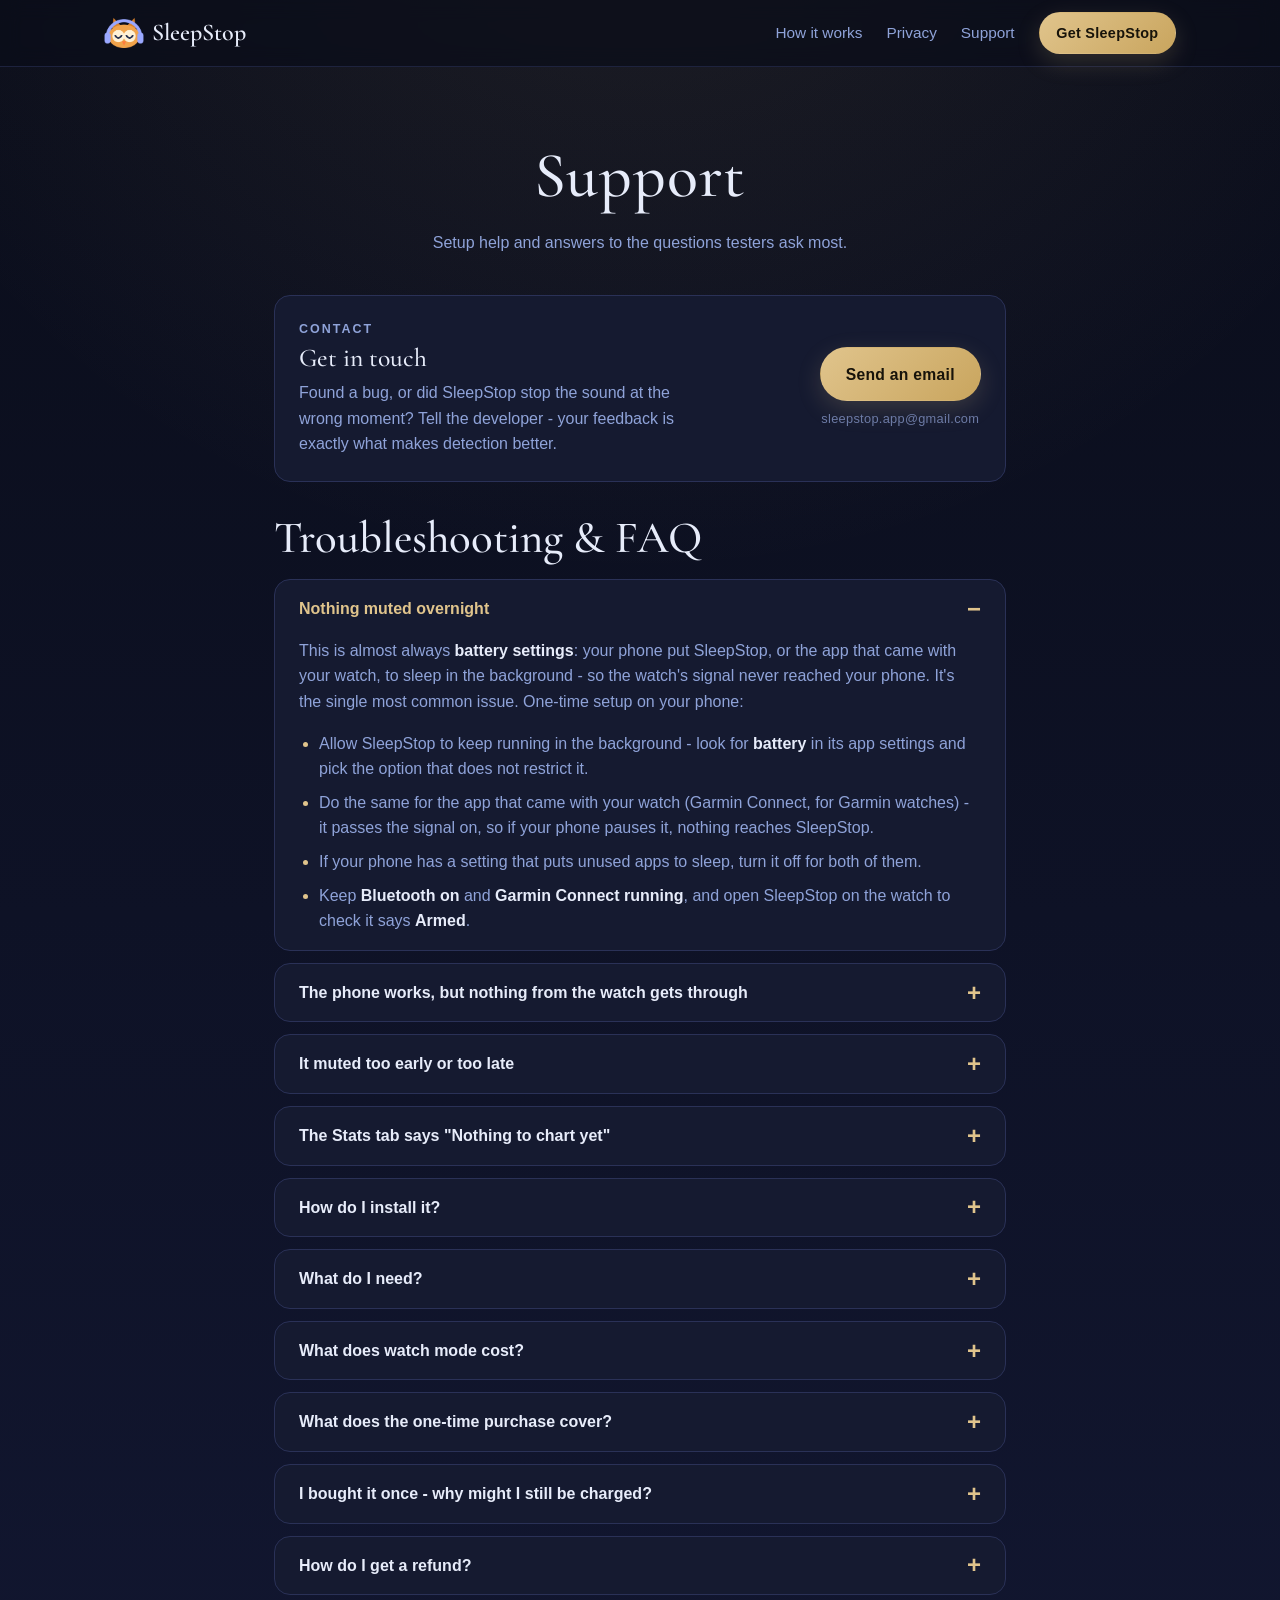
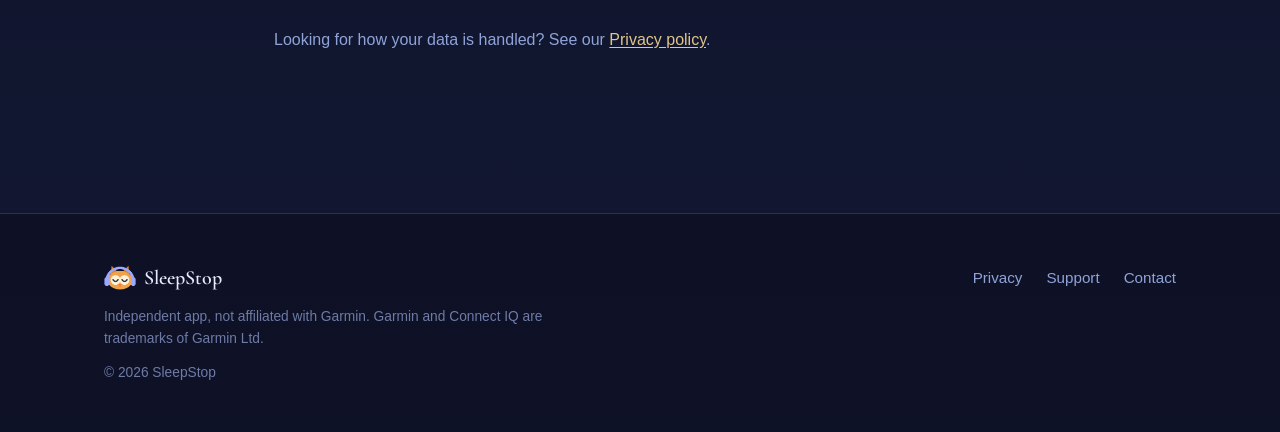
<file: support.html>
<!DOCTYPE html>
<html lang="en">
<head>
  <meta charset="UTF-8" />
  <meta name="viewport" content="width=device-width, initial-scale=1.0" />
  <title>Support - SleepStop</title>
  <meta name="description" content="Help with SleepStop: battery settings, detection tuning, install, and what you need. Contact the developer." />
  <meta name="theme-color" content="#0a0d1a" />

  <!-- Social / link preview (Open Graph + Twitter). -->
  <meta property="og:type" content="website" />
  <meta property="og:site_name" content="SleepStop" />
  <meta property="og:url" content="https://sleepstop.site/support.html" />
  <meta property="og:title" content="Support - SleepStop" />
  <meta property="og:description" content="Setup help and answers to the questions testers ask most - battery settings, detection tuning, install." />
  <meta property="og:image" content="https://sleepstop.site/assets/og-cover.png" />
  <meta property="og:image:width" content="2400" />
  <meta property="og:image:height" content="1260" />
  <meta property="og:image:alt" content="SleepStop - a sleepy owl wearing headphones on a night-sky gradient." />
  <meta name="twitter:card" content="summary_large_image" />
  <meta name="twitter:title" content="Support - SleepStop" />
  <meta name="twitter:description" content="Setup help and answers to the questions testers ask most." />
  <meta name="twitter:image" content="https://sleepstop.site/assets/og-cover.png" />

  <link rel="icon" type="image/png" href="assets/favicon-owl.png" />
  <link rel="apple-touch-icon" href="assets/apple-touch-icon.png" />

  <!-- Cormorant Garamond is self-hosted (@font-face at the top of styles.css, files in
       assets/fonts/). It came from Google Fonts until 2026-09-04, which sent every visitor's IP
       and User-Agent to Google on a page that promises nothing leaves your device. Do not
       reintroduce a fonts.googleapis.com link here; see the note in styles.css. -->

  <link rel="stylesheet" href="styles.css" />
</head>
<body>

  <a class="skip-link" href="#main">Skip to content</a>

  <!-- ==================== Shared nav ==================== -->
  <header class="site-nav">
    <div class="nav-inner">
      <a class="brand" href="./">
        <img class="brand-mark" src="assets/owl-mark.png" alt="" />
        <span class="brand-name">SleepStop</span>
      </a>
      <nav class="nav-links">
        <a class="nav-how" href="./#how-it-works">How it works</a>
        <a href="privacy.html">Privacy</a>
        <a href="support.html">Support</a>
        <a class="btn btn-primary btn-sm nav-cta" href="./#get">Get SleepStop</a>
      </nav>
    </div>
  </header>

  <main id="main">
    <header class="page-header container">
      <h1>Support</h1>
      <p>Setup help and answers to the questions testers ask most.</p>
    </header>

    <section class="page-body">
      <div class="container support-wrap">

        <div class="contact-card" id="contact">
          <div>
            <p class="eyebrow">Contact</p>
            <h2>Get in touch</h2>
            <p>Found a bug, or did SleepStop stop the sound at the wrong moment? Tell the
              developer - your feedback is exactly what makes detection better.</p>
          </div>
          <div class="contact-action">
            <a class="btn btn-primary" href="mailto:sleepstop.app@gmail.com?subject=SleepStop%20support">Send an email</a>
            <p class="contact-mail-note">sleepstop.app@gmail.com</p>
          </div>
        </div>

        <h2 class="faq-title">Troubleshooting &amp; FAQ</h2>
        <div class="faq">

          <details open>
            <summary>Nothing muted overnight</summary>
            <div class="faq-body">
              <p>This is almost always <strong>battery settings</strong>: your phone put SleepStop, or the app that came with your watch, to sleep in the background - so the watch's signal never reached your phone. It's the single most common issue. One-time setup on your phone:</p>
              <ul>
                <li>Allow SleepStop to keep running in the background - look for
                  <strong>battery</strong> in its app settings and pick the option that does not
                  restrict it.</li>
                <li>Do the same for the app that came with your watch (Garmin Connect, for Garmin
                  watches) - it passes the signal on, so if your phone pauses it, nothing reaches
                  SleepStop.</li>
                <li>If your phone has a setting that puts unused apps to sleep, turn it off for
                  both of them.</li>
                <li>Keep <strong>Bluetooth on</strong> and <strong>Garmin Connect running</strong>,
                  and open SleepStop on the watch to check it says <strong>Armed</strong>.</li>
              </ul>
            </div>
          </details>

          <details>
            <summary>The phone works, but nothing from the watch gets through</summary>
            <div class="faq-body">
              <p>The tell-tale sign is that <strong>only the watch half</strong> is dead: the phone
                app looks perfectly healthy - it says it is ready and waiting for your watch
                - but night after night nothing ever arrives from the watch, and the sound is
                never stopped. It looks as though the watch app is broken. It usually is not.</p>
              <p>The app that relays the signal (<strong>Garmin Connect</strong>, for Garmin watches)
                can fail to pick up a newly installed SleepStop until it is restarted. Fix it once:</p>
              <ul>
                <li>In your phone's settings, open the list of apps, find
                  <strong>Garmin Connect</strong> and choose <strong>Force stop</strong>.</li>
                <li>Back in SleepStop, open <strong>Settings</strong> and, under
                  <strong>What detects you're asleep</strong>, switch to <strong>Phone</strong> and
                  then back to <strong>Smartwatch</strong>. That rebuilds the connection.</li>
                <li>Open the SleepStop app on your watch once, so it registers itself again.</li>
              </ul>
              <p>There is no instant confirmation to look for - the next night is the test. You
                should only ever need to do this once, right after installing.</p>
            </div>
          </details>

          <details>
            <summary>It muted too early or too late</summary>
            <div class="faq-body">
              <p><strong>If the sound stops while you are still awake, tap "I was awake -
                resume" on the notification SleepStop leaves behind.</strong> Your audio picks up
                again from where it was cut off, and SleepStop goes straight back to watching instead
                of standing down until morning. Without a watch the same tap also starts SleepStop
                again: the stillness check or the timer runs once more, for at most 15 minutes. The
                offer stays up for about ten minutes, then disappears on its own.</p>
              <p>Detection adapts to you, and it keeps improving as it
                sees more real nights. The most useful thing you can send is your <strong>real</strong>
                sleep time versus the <strong>time SleepStop stopped the sound</strong>, shown on
                the History screen - and, if you use a watch, a photo of the <strong>Night
                graph</strong> from the watch app's menu. That comparison is what sharpens
                detection most.</p>
            </div>
          </details>

          <details>
            <summary>The Stats tab says "Nothing to chart yet"</summary>
            <div class="faq-body">
              <p>Stats counts <strong>one point per night</strong>, and only nights where
                SleepStop stopped something that was <strong>actually playing</strong>. A stop
                that silenced nothing still shows up in History, but it isn't an answer to "what
                do you fall asleep to", so it doesn't count here. Keep SleepStop running at
                bedtime with your audio on, and the charts fill in from the first real night.</p>
              <p>What you'll see is your listening habit - the time you usually drift off, how
                much it swings, and which apps you fall asleep to. It is built from the moments
                your audio was stopped, not from a sleep tracker, so it says nothing about how
                well you slept.</p>
            </div>
          </details>

          <details>
            <summary>How do I install it?</summary>
            <div class="faq-body">
              <ol>
                <li>Get <strong>SleepStop</strong> on <a href="https://play.google.com/store/apps/details?id=app.sleepstop.ws">Google Play</a>. Running on
                  the phone alone works straight away.</li>
                <li>With a Garmin watch: install the <strong>Connect IQ</strong> app on your phone
                  if you don't have it yet, then get the
                  <a href="https://apps.garmin.com/apps/57247def-3a3c-4caf-bb72-bbf6363b6054">SleepStop watch app</a> - or search for SleepStop in
                  Connect IQ.</li>
                <li>Open SleepStop on the watch once. After that it runs in the background, and
                  the phone app's setup guide walks you through the rest.</li>
              </ol>
            </div>
          </details>

          <details>
            <summary>What do I need?</summary>
            <div class="faq-body">
              <p>Just an <strong>Android phone</strong>, really - that's the only must-have.
                SleepStop can run on its own, sensing when you go still or simply counting
                down a timer you set.</p>
              <ul>
                <li>Running on the phone alone? Put the phone <strong>on the mattress near
                  you</strong>, not on a nightstand - that's how it can actually feel you go
                  still. (A timer doesn't care where the phone is.)</li>
                <li>Want sharper detection? Pair a <strong>Garmin watch</strong>. SleepStop
                  works with <strong>most Garmin models</strong>; it was developed and tested on
                  an <strong>epix Pro (Gen 2)</strong> and a <strong>fenix 7</strong>. If your
                  watch isn't supported, the Connect IQ Store simply won't offer SleepStop for
                  it - so you don't have to check a list.</li>
                <li>With a watch, you'll also need <strong>Garmin Connect</strong> installed
                  and signed in, with the watch paired.</li>
                <li>Watch detection needs a subscription or a one-time purchase; pairing is free.</li>
              </ul>
            </div>
          </details>

          <details>
            <summary>What does watch mode cost?</summary>
            <div class="faq-body">
              <p>The phone app and the phone-only mode are <strong>free</strong>, and so is pairing your
                watch. <strong>Watch detection</strong> needs either a monthly subscription (it starts
                with a 14-day free trial) or a <strong>one-time purchase</strong> with no subscription.
                Google Play shows the price in your own currency before you pay. You can cancel a
                subscription at any time in Google Play.</p>
            </div>
          </details>

          <details>
            <summary>What does the one-time purchase cover?</summary>
            <div class="faq-body">
              <p>It unlocks watch mode in SleepStop on your <strong>Google account</strong>: you pay once
                and nothing renews. If you reinstall the app or get a new phone, sign in with the same
                Google account and SleepStop picks the purchase up again - there is nothing to restore by
                hand. The free trial belongs to the monthly subscription only; the one-time purchase has
                no trial.</p>
              <p>SleepStop is an independent app and works through what your watch brand and Android
                allow, so a one-time purchase cannot promise it will run on every future watch or Android
                version.</p>
            </div>
          </details>

          <details>
            <summary>I bought it once - why might I still be charged?</summary>
            <div class="faq-body">
              <p>Buying once does <strong>not</strong> cancel a subscription or a free trial that is already
                running; Google Play keeps them separate. If you started the trial first and then bought
                watch mode, cancel the subscription so it does not renew: in Google Play open
                <strong>Payments &amp; subscriptions &rarr; Subscriptions &rarr; SleepStop</strong> and choose
                Cancel. SleepStop also shows a reminder with a shortcut after a one-time purchase.</p>
            </div>
          </details>

          <details>
            <summary>How do I get a refund?</summary>
            <div class="faq-body">
              <p>Payments and refunds are handled entirely by Google Play, not by SleepStop, so ask there
                (the order page in Google Play has a refund request). If a purchase is refunded, watch mode
                switches off again once SleepStop next checks with Google Play. Phone-only mode keeps
                working either way.</p>
            </div>
          </details>

        </div>

        <p class="support-foot">Looking for how your data is handled? See our
          <a href="privacy.html">Privacy policy</a>.</p>

      </div>
    </section>
  </main>

  <!-- ==================== Shared footer ==================== -->
  <footer class="site-footer">
    <div class="footer-inner">
      <div class="footer-top">
        <a class="footer-brand" href="./">
          <img src="assets/owl-mark.png" alt="" />
          <span>SleepStop</span>
        </a>
        <nav class="footer-links">
          <a href="privacy.html">Privacy</a>
          <a href="support.html">Support</a>
          <a href="support.html#contact">Contact</a>
        </nav>
      </div>
      <p class="footer-fine">
        Independent app, not affiliated with Garmin. Garmin and Connect IQ are
        trademarks of Garmin Ltd.
      </p>
      <p class="footer-copy">© 2026 SleepStop</p>
    </div>
  </footer>

</body>
</html>
</file>
<file: styles.css>
/* ==========================================================================
   SleepStop — Nokturn stylesheet ("moonlight on ink")
   Shared across index.html, privacy.html, support.html.
   Tokens mirror ../StopSleepApp/src/theme.ts — keep the two in sync.
   ========================================================================== */

/* ---- Display face (self-hosted) ----------------------------------------

   ⚠️ SELF-HOSTED BECAUSE THE PAGE CONTRADICTED ITS OWN PRIVACY POLICY
   (2026-09-04, found in a security/privacy review).

   These three faces were loaded from fonts.googleapis.com / fonts.gstatic.com
   until today — which handed Google the IP address and User-Agent of every
   visitor, on the very page whose headline promise is "no server, no analytics,
   no ads" and "everything stays on your own devices". The words were true about
   the APP and false about the PAGE SAYING THEM. Nothing else on this site
   contacts a third party, so removing this removed the last one.

   Provenance, so nobody has to re-derive it: subset from the TTFs already on
   disk in ../StopSleepApp/node_modules/@expo-google-fonts/cormorant-garamond
   (the same family the app itself renders, so the two cannot drift), via
   `python -m fontTools.subset --flavor=woff2` restricted to the Latin +
   Latin-Ext ranges and the kern/liga/clig/calt features. 1.95 MB of TTF became
   78 KB of woff2 across all three — SMALLER over the wire than the Google
   request it replaces, which fetched five faces where the CSS below uses three.

   ⚠️ LICENCE: SIL Open Font License 1.1, and self-hosting is REDISTRIBUTION,
   which the OFL only permits with the licence alongside — hence
   assets/fonts/OFL.txt. Do not delete it. Subsetting is a modification, allowed
   here because Cormorant declares NO Reserved Font Name (checked in the licence
   text itself, not assumed), so the family name may stay as it is.

   400 is not decorative: .memo-sign sets the
   display family without a weight and therefore inherits it. Adding a weight to
   this stylesheet that has no @font-face here now means a SILENT fallback to
   Georgia rather than a missing file — check this block when you do.
   ------------------------------------------------------------------------ */
@font-face {
  font-family: 'Cormorant Garamond';
  font-style: normal;
  font-weight: 400;
  font-display: swap;
  src: url('assets/fonts/cormorant-garamond-400.woff2') format('woff2');
}
@font-face {
  font-family: 'Cormorant Garamond';
  font-style: normal;
  font-weight: 500;
  font-display: swap;
  src: url('assets/fonts/cormorant-garamond-500.woff2') format('woff2');
}
@font-face {
  font-family: 'Cormorant Garamond';
  font-style: normal;
  font-weight: 600;
  font-display: swap;
  src: url('assets/fonts/cormorant-garamond-600.woff2') format('woff2');
}

/* ---- Design tokens ------------------------------------------------------ */
:root {
  /* Ink background gradient */
  --bg:          #0a0d1a;
  --bg-mid:      #0e1226;
  --bg-deep:     #131834;

  /* Surfaces */
  --card:        #151a30;
  --card-border: #2a3157;

  /* Moon-gold accent */
  --accent:      #e0c48c;
  --accent-deep: #c9a55e;
  --on-accent:   #17130a;

  /* Text */
  --text-prime:  #e7ecfa;
  --text-muted:  #8fa3d9;
  --text-faint:  #6d7ba6;

  /* State */
  --success:     #7fd8a4;
  --danger:      #e08a8a;

  /* Radii (theme.ts radius) */
  --radius-sm:   8px;
  --radius-md:   10px;
  --radius-lg:   16px;
  --radius-pill: 999px;

  /* Spacing (theme.ts 4-pt scale) */
  --space-xs:  4px;
  --space-sm:  8px;
  --space-md:  12px;
  --space-lg:  16px;
  --space-xl:  24px;
  --space-2xl: 32px;
  --space-3xl: 48px;
  --space-4xl: 72px;

  /* Type */
  --font-display: 'Cormorant Garamond', Georgia, 'Times New Roman', serif;
  --font-body: -apple-system, BlinkMacSystemFont, 'Segoe UI', Roboto, Helvetica,
               Arial, sans-serif;

  /* Layout */
  --measure: 1120px;     /* max content width */
  --measure-read: 720px; /* narrow measure for long-form reading */
}

/* ---- Reset / base ------------------------------------------------------- */
*,
*::before,
*::after { box-sizing: border-box; }

html { -webkit-text-size-adjust: 100%; scroll-behavior: smooth; }

body {
  margin: 0;
  min-height: 100vh;
  font-family: var(--font-body);
  font-size: 16px;
  line-height: 1.6;
  color: var(--text-prime);
  background-color: var(--bg);
  /* Ink gradient + a soft radial glow top-center. */
  background-image:
    radial-gradient(120% 70% at 50% -10%,
      rgba(224, 196, 140, 0.10) 0%,
      rgba(224, 196, 140, 0.00) 55%),
    linear-gradient(180deg,
      var(--bg) 0%,
      var(--bg-mid) 45%,
      var(--bg-deep) 100%);
  background-repeat: no-repeat;
  -webkit-font-smoothing: antialiased;
  text-rendering: optimizeLegibility;
  overflow-x: hidden; /* body never scrolls horizontally */
}

img { max-width: 100%; display: block; }

a { color: inherit; text-decoration: none; }

/* ---- Accessibility ------------------------------------------------------ */
/* Visible keyboard focus only (mouse clicks stay clean via :focus-visible). */
a:focus-visible,
.btn:focus-visible,
summary:focus-visible {
  outline: 2px solid var(--accent);
  outline-offset: 3px;
  border-radius: var(--radius-sm);
}

/* Skip link — off-screen until focused, then pinned top-left. */
.skip-link {
  position: absolute;
  left: var(--space-md);
  top: -120px;
  z-index: 100;
  padding: 0.6em 1.1em;
  border-radius: var(--radius-pill);
  background: var(--accent);
  color: var(--on-accent);
  font-weight: 600;
  transition: top 0.15s ease;
}
.skip-link:focus { top: var(--space-md); }

/* Respect a reduced-motion preference: drop transforms, transitions, smooth scroll. */
@media (prefers-reduced-motion: reduce) {
  html { scroll-behavior: auto; }
  *, *::before, *::after {
    animation-duration: 0.01ms !important;
    animation-iteration-count: 1 !important;
    transition-duration: 0.01ms !important;
  }
  .btn:hover { transform: none; }
  .feature-media > .phone-frame:hover,
  .phone-pair .phone-frame:hover,
  .device-combo:hover { transform: none; }
}

/* ---- Typography --------------------------------------------------------- */
h1, h2, h3 {
  font-family: var(--font-display);
  font-weight: 500;
  line-height: 1.1;
  margin: 0 0 var(--space-lg);
  color: var(--text-prime);
}

h1 { font-size: clamp(2.4rem, 6vw, 4rem); letter-spacing: 0.8px; line-height: 1.16; }
h2 { font-size: clamp(1.9rem, 4vw, 2.8rem); }
h3 { font-size: clamp(1.3rem, 2.5vw, 1.6rem); }

p { margin: 0 0 var(--space-lg); }

.eyebrow {
  font-family: var(--font-body);
  text-transform: uppercase;
  letter-spacing: 2px;
  font-size: 0.78rem;
  font-weight: 600;
  color: var(--accent);
  margin: 0 0 var(--space-lg);
}

.lead { color: var(--text-muted); font-size: 1.12rem; }
.muted { color: var(--text-muted); }
.faint { color: var(--text-faint); }

/* ---- Layout ------------------------------------------------------------- */
.container {
  width: 100%;
  max-width: var(--measure);
  margin-inline: auto;
  padding-inline: var(--space-xl);
}

.section { padding-block: var(--space-4xl); }
/* Pull the first section up under the hero — the hero already leaves generous air below. */
.hero + .section { padding-top: var(--space-2xl); }

/* ---- Buttons ------------------------------------------------------------ */
.btn {
  display: inline-flex;
  align-items: center;
  justify-content: center;
  gap: var(--space-sm);
  font-family: var(--font-body);
  font-size: 0.98rem;
  font-weight: 600;
  letter-spacing: 0.3px;
  padding: 0.85em 1.6em;
  border-radius: var(--radius-pill);
  border: 1px solid transparent;
  cursor: pointer;
  transition: transform 0.15s ease, box-shadow 0.2s ease, background 0.2s ease,
    border-color 0.2s ease, color 0.2s ease;
  white-space: nowrap;
}
.btn:hover { transform: translateY(-1px); }
.btn:active { transform: translateY(0); }

.btn-primary {
  color: var(--on-accent);
  background-image: linear-gradient(135deg, var(--accent) 0%, var(--accent-deep) 100%);
  box-shadow: 0 8px 24px rgba(224, 196, 140, 0.18);
}
.btn-primary:hover { box-shadow: 0 10px 30px rgba(224, 196, 140, 0.28); }

.btn-secondary {
  color: var(--text-prime);
  background: transparent;
  border-color: var(--card-border);
}
.btn-secondary:hover { border-color: var(--accent); color: var(--accent); }

.btn-sm { padding: 0.6em 1.15em; font-size: 0.9rem; }

/* ---- Top navigation ----------------------------------------------------- */
.site-nav {
  position: sticky;
  top: 0;
  z-index: 50;
  backdrop-filter: blur(10px);
  background: rgba(10, 13, 26, 0.72);
  border-bottom: 1px solid rgba(42, 49, 87, 0.6);
}
.nav-inner {
  max-width: var(--measure);
  margin-inline: auto;
  padding: var(--space-md) var(--space-xl);
  display: flex;
  align-items: center;
  justify-content: space-between;
  gap: var(--space-lg);
}
.brand {
  display: inline-flex;
  align-items: center;
  gap: var(--space-sm);
}
.brand-mark { width: 40px; height: auto; }
.brand-name {
  font-family: var(--font-display);
  font-size: 1.5rem;
  font-weight: 600;
  color: var(--text-prime);
}
.nav-links {
  display: flex;
  align-items: center;
  gap: var(--space-xl);
}
.nav-links a:not(.btn) {
  color: var(--text-muted);
  font-size: 0.96rem;
  font-weight: 500;
  transition: color 0.15s ease;
}
.nav-links a:not(.btn):hover { color: var(--text-prime); }

/* ---- Footer ------------------------------------------------------------- */
.site-footer {
  border-top: 1px solid var(--card-border);
  margin-top: var(--space-4xl);
  background: rgba(10, 13, 26, 0.5);
}
.footer-inner {
  max-width: var(--measure);
  margin-inline: auto;
  padding: var(--space-3xl) var(--space-xl);
  display: flex;
  flex-direction: column;
  gap: var(--space-md);
}
.footer-top {
  display: flex;
  flex-wrap: wrap;
  align-items: center;
  justify-content: space-between;
  gap: var(--space-lg);
}
.footer-brand {
  display: inline-flex;
  align-items: center;
  gap: var(--space-sm);
  font-family: var(--font-display);
  font-size: 1.25rem;
  font-weight: 600;
  color: var(--text-prime);
}
.footer-brand img { width: 32px; height: auto; }
.footer-links {
  display: flex;
  flex-wrap: wrap;
  gap: var(--space-xl);
}
.footer-links a {
  color: var(--text-muted);
  font-size: 0.95rem;
  transition: color 0.15s ease;
}
.footer-links a:hover { color: var(--accent); }
.footer-fine { color: var(--text-faint); font-size: 0.86rem; margin: 0; max-width: 60ch; }
.footer-copy { color: var(--text-faint); font-size: 0.86rem; margin: 0; }

/* ==========================================================================
   Hero (Home)
   ========================================================================== */
.hero {
  position: relative;
  overflow: hidden;
  text-align: center;
  padding-block: var(--space-2xl) var(--space-3xl);
}
/* CSS star field — faint scattered dots, no images. */
.hero-stars {
  position: absolute;
  inset: 0;
  pointer-events: none;
  background-image:
    radial-gradient(1.4px 1.4px at 12% 22%, rgba(231, 236, 250, 0.55), transparent),
    radial-gradient(1.2px 1.2px at 82% 16%, rgba(231, 236, 250, 0.45), transparent),
    radial-gradient(1.6px 1.6px at 68% 38%, rgba(224, 196, 140, 0.55), transparent),
    radial-gradient(1.1px 1.1px at 26% 52%, rgba(231, 236, 250, 0.40), transparent),
    radial-gradient(1.3px 1.3px at 44% 12%, rgba(224, 196, 140, 0.45), transparent),
    radial-gradient(1.2px 1.2px at 90% 60%, rgba(231, 236, 250, 0.35), transparent),
    radial-gradient(1.5px 1.5px at 8% 74%, rgba(224, 196, 140, 0.40), transparent),
    radial-gradient(1.1px 1.1px at 58% 68%, rgba(231, 236, 250, 0.35), transparent),
    radial-gradient(1.3px 1.3px at 34% 84%, rgba(231, 236, 250, 0.30), transparent),
    radial-gradient(1.2px 1.2px at 76% 82%, rgba(224, 196, 140, 0.35), transparent);
  background-repeat: no-repeat;
}
/* Centered hero: headline, copy and buttons on top, the product film full width below. */
.hero-inner {
  position: relative;
  z-index: 1;
  text-align: center;
}
.hero-copy { max-width: 860px; margin-inline: auto; }
/* Slightly smaller than the global h1 so the headline sets in two clean lines. */
.hero h1 { font-size: clamp(2.1rem, 4.4vw, 3.1rem); max-width: 22ch; margin-inline: auto; }
.hero-sub {
  max-width: 76ch;
  margin: var(--space-md) auto var(--space-xl);
  color: var(--text-muted);
  font-size: 1.05rem;
}
.hero-cta {
  display: flex;
  flex-wrap: wrap;
  justify-content: center;
  gap: var(--space-md);
}

/* ---- Hero product film (landscape 16:9, silent, captions in the picture) ------- */
.hero-film { margin: var(--space-2xl) 0 0; }
.hero-pill { margin-top: var(--space-xl); }
.film-frame {
  position: relative;
  aspect-ratio: 16 / 9;
  border-radius: 20px;
  overflow: hidden;
  border: 1px solid var(--card-border);
  background: var(--bg);
  box-shadow:
    0 40px 90px rgba(0, 0, 0, 0.55),
    0 0 140px rgba(224, 196, 140, 0.07);
}
.film-frame video { display: block; width: 100%; height: 100%; object-fit: cover; background: var(--bg); }
/* Pause / play: the 2.2.2 control for moving content. 44 px target, gold ring, bottom-right. */
.film-toggle {
  position: absolute;
  right: 16px;
  bottom: 18px;
  width: 44px;
  height: 44px;
  display: grid;
  place-items: center;
  padding: 0;
  border-radius: 50%;
  border: 1px solid rgba(224, 196, 140, 0.5);
  background: rgba(10, 13, 26, 0.72);
  -webkit-backdrop-filter: blur(6px);
  backdrop-filter: blur(6px);
  color: var(--accent);
  cursor: pointer;
  transition: border-color 0.15s ease, background 0.15s ease;
}
.film-toggle:hover { border-color: var(--accent); background: rgba(10, 13, 26, 0.9); }
.film-toggle:focus-visible { outline: 2px solid var(--accent); outline-offset: 3px; }
.film-toggle svg { width: 18px; height: 18px; fill: currentColor; }
.film-toggle[data-state="playing"] .i-play { display: none; }
.film-toggle[data-state="paused"] .i-pause { display: none; }
/* Thin gold progress line along the bottom edge. */
.film-progress { position: absolute; left: 0; right: 0; bottom: 0; height: 3px; background: rgba(231, 236, 250, 0.1); }
.film-progress span {
  display: block;
  height: 100%;
  background: var(--accent);
  transform: scaleX(0);
  transform-origin: left;
  transition: transform 0.28s linear;
}

/* Status pill */
.status-pill {
  display: inline-flex;
  align-items: center;
  gap: var(--space-sm);
  margin-top: var(--space-2xl);
  padding: 0.5em 1.1em;
  border-radius: var(--radius-pill);
  border: 1px solid var(--card-border);
  background: rgba(21, 26, 48, 0.6);
  color: var(--text-muted);
  font-size: 0.86rem;
}
.status-pill::before {
  content: "";
  flex: 0 0 auto; /* keep the dot a perfect circle when the label wraps */
  width: 8px; height: 8px;
  border-radius: 50%;
  background: var(--accent);
  box-shadow: 0 0 8px var(--accent);
}

/* Shared centered section heading */
.section-head { text-align: center; max-width: 46ch; margin: 0 auto var(--space-2xl); }
/* :not(.eyebrow) — otherwise this would override the eyebrow's gold color and its
   bottom margin (the eyebrow is also a <p>), squashing it onto the heading. */
.section-head p:not(.eyebrow) { color: var(--text-muted); margin: 0; }

/* Subtle tinted band to alternate section rhythm (Portal pattern) */
.section-alt {
  background: rgba(21, 26, 48, 0.35);
  border-block: 1px solid rgba(42, 49, 87, 0.4);
}

/* ---- What it is: checklist ---------------------------------------------- */
.check-list {
  list-style: none;
  padding: 0;
  margin: 0 auto;
  max-width: 860px;
  display: grid;
  grid-template-columns: repeat(2, 1fr);
  gap: var(--space-lg);
}
.check-list li {
  display: flex;
  align-items: flex-start;
  gap: var(--space-md);
  padding: var(--space-lg) var(--space-xl);
  background: var(--card);
  border: 1px solid var(--card-border);
  border-radius: var(--radius-lg);
}
.check-list li::before {
  content: "\2713"; /* ✓ */
  flex: 0 0 auto;
  display: grid;
  place-items: center;
  width: 24px;
  height: 24px;
  margin-top: 2px;
  border-radius: 50%;
  background: rgba(224, 196, 140, 0.14);
  color: var(--accent);
  font-size: 0.82rem;
  font-weight: 700;
}
.check-list strong { color: var(--text-prime); font-weight: 600; }
.check-list span { color: var(--text-muted); }

/* ---- How it works: numbered steps --------------------------------------- */
.steps {
  display: grid;
  grid-template-columns: repeat(3, 1fr);
  gap: var(--space-xl);
}
.step {
  padding: var(--space-xl);
  background: var(--card);
  border: 1px solid var(--card-border);
  border-radius: var(--radius-lg);
}
.step-num {
  font-family: var(--font-display);
  font-size: 2.6rem;
  font-weight: 600;
  line-height: 1;
  color: var(--accent);
  margin-bottom: var(--space-md);
}
.step h3 { margin-bottom: var(--space-sm); font-size: 1.35rem; }
.step p { color: var(--text-muted); margin: 0; }

/* ---- Feature rows (alternating media / text) ---------------------------- */
.feature-row {
  display: grid;
  grid-template-columns: 1fr 1fr;
  gap: var(--space-4xl);
  align-items: center;
}
.feature-row + .feature-row { margin-top: var(--space-4xl); }
/* Flip every second row so media and text alternate sides. */
.feature-row:nth-child(even) .feature-media { order: 2; }

.feature-text h3 { font-size: clamp(1.6rem, 3vw, 2.1rem); }
.feature-text p:not(.eyebrow) { color: var(--text-muted); margin: 0; }

/* Portrait phone-screenshot placeholder. */
.shot-frame {
  width: 100%;
  max-width: 264px;
  margin-inline: auto;
  aspect-ratio: 9 / 19;
  border-radius: 30px;
  border: 1px solid var(--card-border);
  background:
    radial-gradient(90% 55% at 50% 0%, rgba(224, 196, 140, 0.08), transparent 60%),
    var(--card);
  box-shadow: 0 24px 60px rgba(0, 0, 0, 0.4);
  display: flex;
  flex-direction: column;
  align-items: center;
  justify-content: center;
  gap: var(--space-md);
  padding: var(--space-xl);
  text-align: center;
}
.shot-frame img { width: 44px; opacity: 0.35; }
.shot-frame span { color: var(--text-faint); font-size: 0.9rem; }
.shot-frame small { color: var(--text-faint); opacity: 0.7; font-size: 0.75rem; }

/* Portrait phone — a dark bezel around a captured app screen. Since 2026-10-08 the screenshots
   KEEP the (demo-mode, clean) status bar and the gesture bar: cropped to the bare app UI, the
   app's own titles and tab labels ran into the frame's rounded corners (his report). The frame
   shows the whole image at its natural height — no object-fit cropping. */
.phone-frame {
  width: 100%;
  max-width: 220px;
  margin-inline: auto;
  border-radius: 28px;
  padding: 5px;
  background: linear-gradient(155deg, #3a3f4d 0%, #20242f 45%, #12151d 100%);
  box-shadow:
    0 26px 60px rgba(0, 0, 0, 0.55),
    inset 0 2px 3px rgba(255, 255, 255, 0.16),
    inset 0 -2px 4px rgba(0, 0, 0, 0.6);
}
.phone-frame img {
  display: block;
  width: 100%;
  height: auto;
  border-radius: 23px;
  background: var(--bg);
}

/* Round watch face — a metallic bezel ring around a captured Epix Pro screen.
   Bezel kept THIN (8px): the captured screen already carries its own black margin,
   so a wide ring read as a chunky toy watch (maintainer feedback 2026-07-17). */
.watch-frame {
  width: 100%;
  max-width: 300px;
  margin-inline: auto;
  aspect-ratio: 1;
  border-radius: 50%;
  padding: 8px;
  background: linear-gradient(145deg, #4a4f5e 0%, #262b38 45%, #14171f 100%);
  box-shadow:
    0 26px 60px rgba(0, 0, 0, 0.55),
    inset 0 2px 3px rgba(255, 255, 255, 0.18),
    inset 0 -2px 4px rgba(0, 0, 0, 0.6);
}
.watch-frame img {
  width: 100%;
  height: 100%;
  border-radius: 50%;
  display: block;
  background: #000;
}
.feature-caption {
  margin: var(--space-xl) 0 0;
  text-align: center;
  color: var(--text-faint);
  font-size: 0.82rem;
  position: relative;
  z-index: 0; /* sits behind the frame's hover z-index, so a slight zoom overlap tucks under it */
}

/* Two phones side by side (row 1): the same Home screen in its two modes — a Garmin
   watch driving detection, or the phone doing it alone. Each frame shrinks to make room
   for its neighbour; wraps to a stack on narrow screens via .feature-row's own breakpoint. */
.phone-pair {
  display: flex;
  justify-content: center;
  gap: var(--space-lg);
  flex-wrap: wrap;
}
.phone-pair-item {
  display: flex;
  flex-direction: column;
  align-items: center;
  gap: var(--space-sm);
  flex: 1 1 140px;
  max-width: 220px;
}
.phone-pair .phone-frame { max-width: 100%; margin-inline: 0; }
.pair-label {
  margin: 0;
  font-size: 0.78rem;
  color: var(--text-faint);
  text-align: center;
}

/* Phone + watch paired (row 2): the phone screen with the watch face overlapping
   its lower-right corner — "history on the phone, the trace on the watch". */
.device-combo {
  position: relative;
  width: min(100%, 288px);
  margin-inline: auto;
  padding: 0 32px 32px 0; /* room for the watch hanging off the lower-right */
}
.device-combo .phone-frame { margin: 0; max-width: 100%; }
.device-combo .watch-frame {
  position: absolute;
  right: 0;
  bottom: 0;
  width: min(38%, 120px); /* an accent badge, not a second focal point */
  max-width: none;
  margin: 0;
}

/* ---- Founder memo -------------------------------------------------------- */
.memo-card {
  max-width: 720px;
  margin-inline: auto;
  background: var(--card);
  border: 1px solid var(--card-border);
  border-radius: var(--radius-lg);
  padding: clamp(24px, 5vw, 48px);
  box-shadow: 0 24px 60px rgba(0, 0, 0, 0.35);
}
.memo-card p { color: var(--text-muted); }
.memo-card p.memo-lead { color: var(--text-prime); font-size: 1.15rem; }
.memo-card p:last-of-type { margin-bottom: 0; }
.memo-sign {
  font-family: var(--font-display);
  font-size: 1.6rem;
  color: var(--accent);
  margin-top: var(--space-xl);
}

/* ---- Final CTA (dawn bookend) ------------------------------------------- */
.cta-final {
  position: relative;
  overflow: hidden;
  text-align: center;
  padding-block: var(--space-4xl);
  /* Warm dawn glow rising from the horizon — the morning end of the night. */
  background:
    radial-gradient(65% 85% at 50% 100%,
      rgba(224, 196, 140, 0.24) 0%,
      rgba(201, 165, 94, 0.11) 34%,
      transparent 68%);
}
.cta-final h2 { margin-bottom: var(--space-md); }
.cta-final p { color: var(--text-muted); max-width: 44ch; margin: 0 auto var(--space-xl); }
/* Two store buttons since launch (2026-10-08): Play first, the watch app beside it. */
.cta-buttons {
  display: flex;
  justify-content: center;
  flex-wrap: wrap;
  gap: var(--space-md);
}

/* ==========================================================================
   Generic page header (Privacy / Support)
   ========================================================================== */
.page-header {
  padding-block: var(--space-4xl) var(--space-xl);
  text-align: center;
}
.page-header p { color: var(--text-muted); max-width: 52ch; margin-inline: auto; }

/* Body wrapper for the Privacy/Support pages (header already gives top space) */
.page-body { padding-bottom: var(--space-4xl); }

/* Long-form reading column */
.prose {
  max-width: var(--measure-read);
  margin-inline: auto;
}
.prose h2 {
  font-size: clamp(1.35rem, 3vw, 1.8rem);
  margin: var(--space-2xl) 0 var(--space-md);
  padding-top: var(--space-xl);
  border-top: 1px solid var(--card-border);
}
.prose p,
.prose li { color: var(--text-muted); }
.prose strong { color: var(--text-prime); font-weight: 600; }
.prose ul { padding-left: 1.25em; margin: 0 0 var(--space-lg); }
.prose li { margin-bottom: var(--space-sm); }
.prose li::marker { color: var(--accent); }
.prose a {
  color: var(--accent);
  text-decoration: underline;
  text-underline-offset: 2px;
}
.prose-label { margin-bottom: var(--space-sm); }
.effective-date { color: var(--text-faint); font-size: 0.9rem; margin-bottom: var(--space-xl); }

/* ---- Support: contact card + FAQ accordion ------------------------------ */
.support-wrap { max-width: 780px; margin-inline: auto; }

.contact-card {
  display: flex;
  flex-wrap: wrap;
  align-items: center;
  justify-content: space-between;
  gap: var(--space-lg);
  padding: var(--space-xl);
  background: var(--card);
  border: 1px solid var(--card-border);
  border-radius: var(--radius-lg);
  margin-bottom: var(--space-2xl);
}
.contact-card h2 { margin: var(--space-xs) 0 var(--space-sm); font-size: 1.6rem; }
.contact-card p { color: var(--text-muted); margin: 0; max-width: 46ch; }
/* Button says what it DOES ("Send an email"), the address itself sits underneath as a
   small copyable line — for people whose phone has no mail app wired to mailto:. */
.contact-action {
  display: flex;
  flex-direction: column;
  align-items: center;
  gap: var(--space-sm);
}
.contact-card .contact-mail-note {
  color: var(--text-faint);
  font-size: 0.8rem;
  letter-spacing: 0.3px;
  user-select: all;
}

.faq-title { margin-bottom: var(--space-lg); }

.faq details {
  border: 1px solid var(--card-border);
  border-radius: var(--radius-lg);
  background: var(--card);
  margin-bottom: var(--space-md);
}
.faq summary {
  cursor: pointer;
  list-style: none;
  display: flex;
  align-items: center;
  justify-content: space-between;
  gap: var(--space-md);
  padding: var(--space-lg) var(--space-xl);
  font-weight: 600;
  color: var(--text-prime);
}
.faq summary::-webkit-details-marker { display: none; }
.faq summary::after {
  content: "+";
  flex: 0 0 auto;
  color: var(--accent);
  font-size: 1.5rem;
  line-height: 1;
}
.faq details[open] summary::after { content: "\2212"; } /* − */
.faq details[open] summary { color: var(--accent); }
.faq-body { padding: 0 var(--space-xl) var(--space-lg); }
.faq-body p,
.faq-body li { color: var(--text-muted); }
.faq-body p:last-child { margin-bottom: 0; }
.faq-body ul,
.faq-body ol { padding-left: 1.25em; margin: 0; }
.faq-body li { margin-bottom: var(--space-sm); }
.faq-body li:last-child { margin-bottom: 0; }
.faq-body li::marker { color: var(--accent); }
.faq-body strong { color: var(--text-prime); }

.support-foot { margin-top: var(--space-2xl); color: var(--text-muted); }
.support-foot a,
.faq-body a { color: var(--accent); text-decoration: underline; text-underline-offset: 2px; }

/* Simple placeholder frame for content still to come */
.placeholder {
  max-width: var(--measure-read);
  margin: var(--space-xl) auto;
  padding: var(--space-2xl);
  border: 1px dashed var(--card-border);
  border-radius: var(--radius-lg);
  background: rgba(21, 26, 48, 0.4);
  color: var(--text-faint);
  text-align: center;
}

/* ---- Hover motion (killed under reduced-motion) --------------------------
   A real magnification, not a decorative lift: tester feedback said the subtle
   1.015 zoom "adds nothing" — if the screens react at all, they should grow
   enough to actually read the UI details. The site stays non-interactive
   otherwise (no lightbox); this is the whole affordance. */
.feature-media > .phone-frame,
.phone-pair .phone-frame,
.device-combo {
  position: relative;
  z-index: 1;
  transform-origin: 50% 100%; /* grow upward from the bottom edge, away from the caption below */
  transition: transform 0.35s ease;
}
/* Only for a mouse in the side-by-side layout. On touch screens :hover sticks after a tap, and in the
   stacked mobile layout the zoomed phone ran over the text (his report 2026-11-07). */
@media (hover: hover) and (pointer: fine) and (min-width: 861px) {
  .feature-media > .phone-frame:hover,
  .phone-pair .phone-frame:hover,
  .device-combo:hover {
    transform: translateY(-10px) scale(1.09);
    z-index: 2;
  }
}
/* Narrow screens: the two Home phones stack, so every phone on the page is the same size. */
@media (max-width: 600px) {
  .phone-pair { flex-direction: column; align-items: center; gap: var(--space-xl); }
  .phone-pair-item { flex: none; width: 220px; max-width: 100%; }
}

/* ==========================================================================
   Responsive
   ========================================================================== */
@media (max-width: 860px) {
  .steps { grid-template-columns: 1fr; }
  /* Stack feature rows; keep media above text consistently (reset the flip). */
  .feature-row { grid-template-columns: 1fr; gap: var(--space-xl); }
  .feature-row:nth-child(even) .feature-media { order: 0; }
  .feature-row + .feature-row { margin-top: var(--space-3xl); }
}

@media (max-width: 640px) {
  .check-list { grid-template-columns: 1fr; }
  /* Stack the nav into two centered rows (brand over links) so nothing can
     overflow the viewport. The CTA is dropped — it's repeated in the hero. */
  .site-nav { position: static; }
  .nav-inner {
    flex-direction: column;
    align-items: center;
    gap: var(--space-sm);
    padding-inline: var(--space-lg);
  }
  .brand-name { font-size: 1.35rem; }
  .nav-links {
    flex-wrap: wrap;
    justify-content: center;
    gap: var(--space-lg);
  }
  .nav-links .nav-cta { display: none; }

  .container { padding-inline: var(--space-lg); }
  /* The film runs edge to edge so the captions stay as large as possible. */
  .hero-film { margin-inline: calc(var(--space-lg) * -1); margin-top: var(--space-2xl); }
  .film-frame { border-radius: 0; border-inline: 0; }
  .film-toggle { right: 12px; bottom: 14px; }
  .section { padding-block: var(--space-3xl); }

  /* Stack the footer top so the link row can't clip off the right edge. */
  .footer-inner { padding-inline: var(--space-lg); }
  .footer-top { flex-direction: column; align-items: flex-start; gap: var(--space-lg); }
}
</file>
